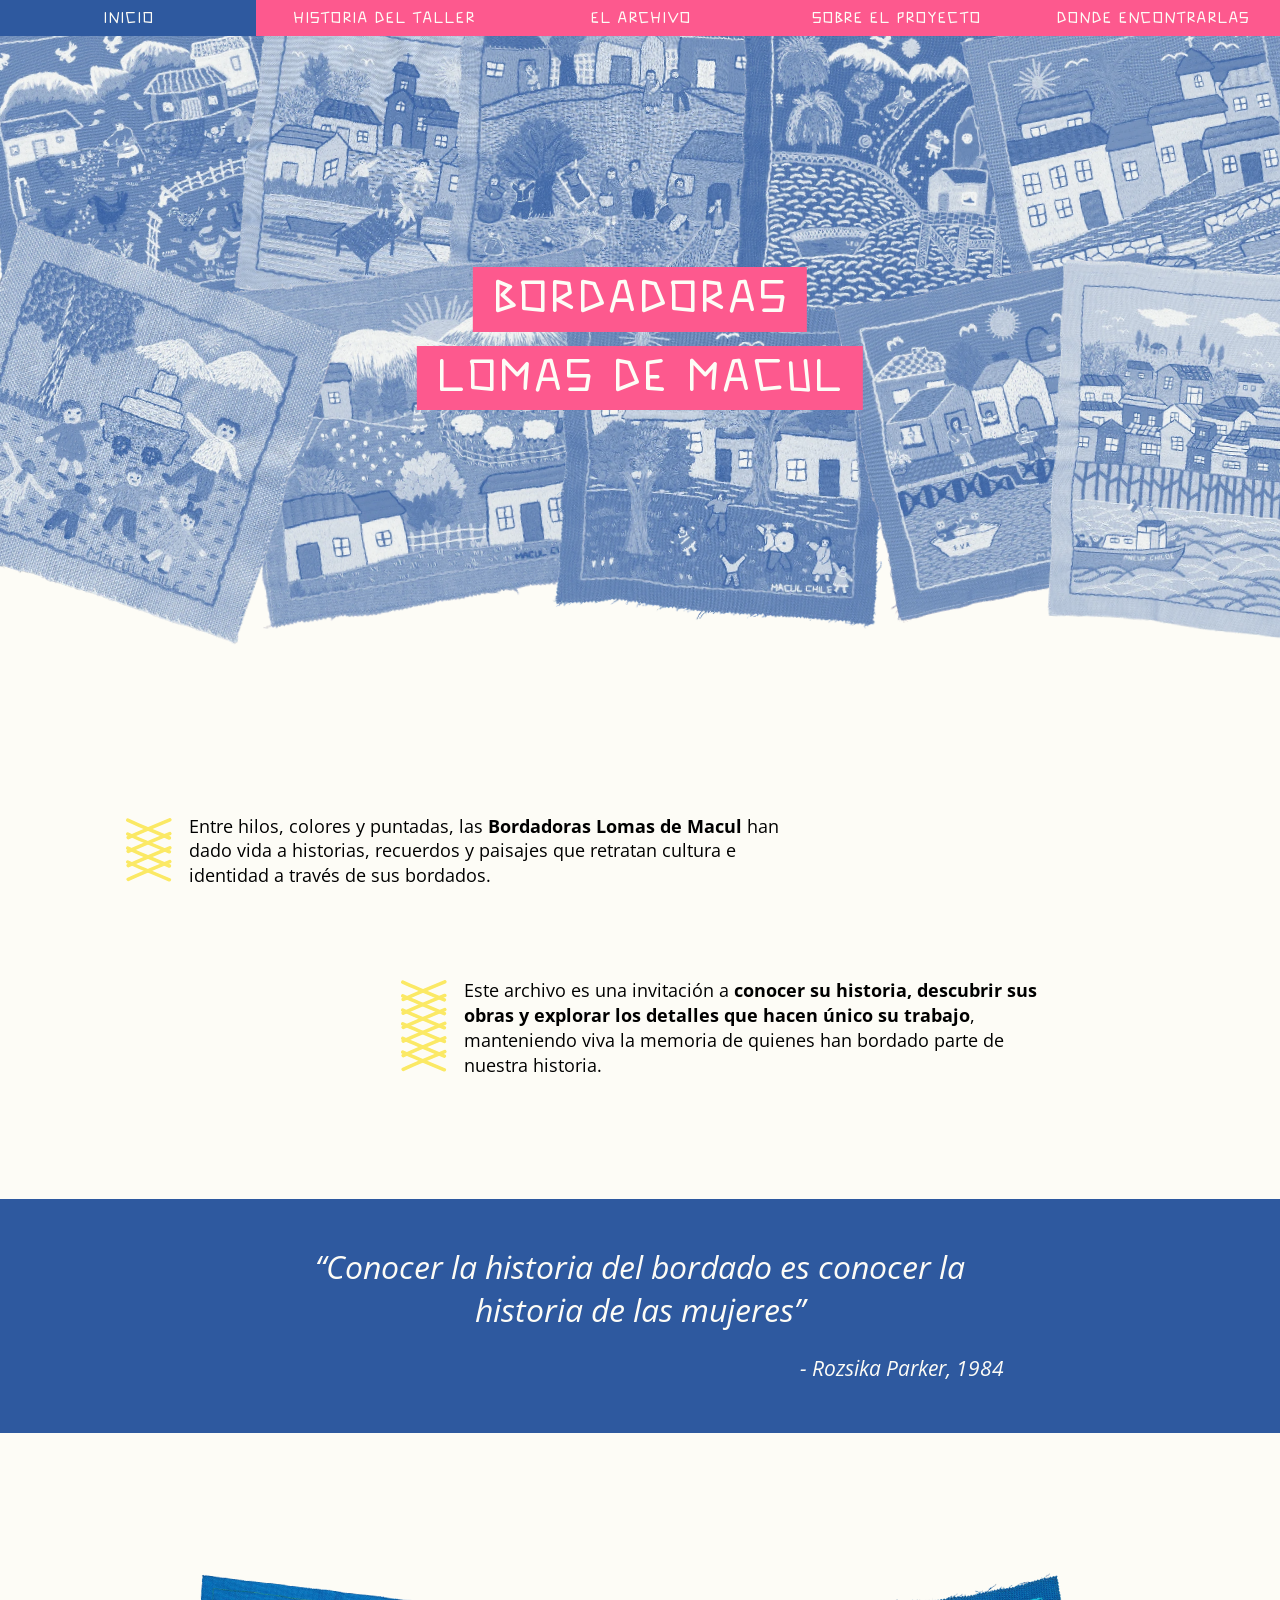
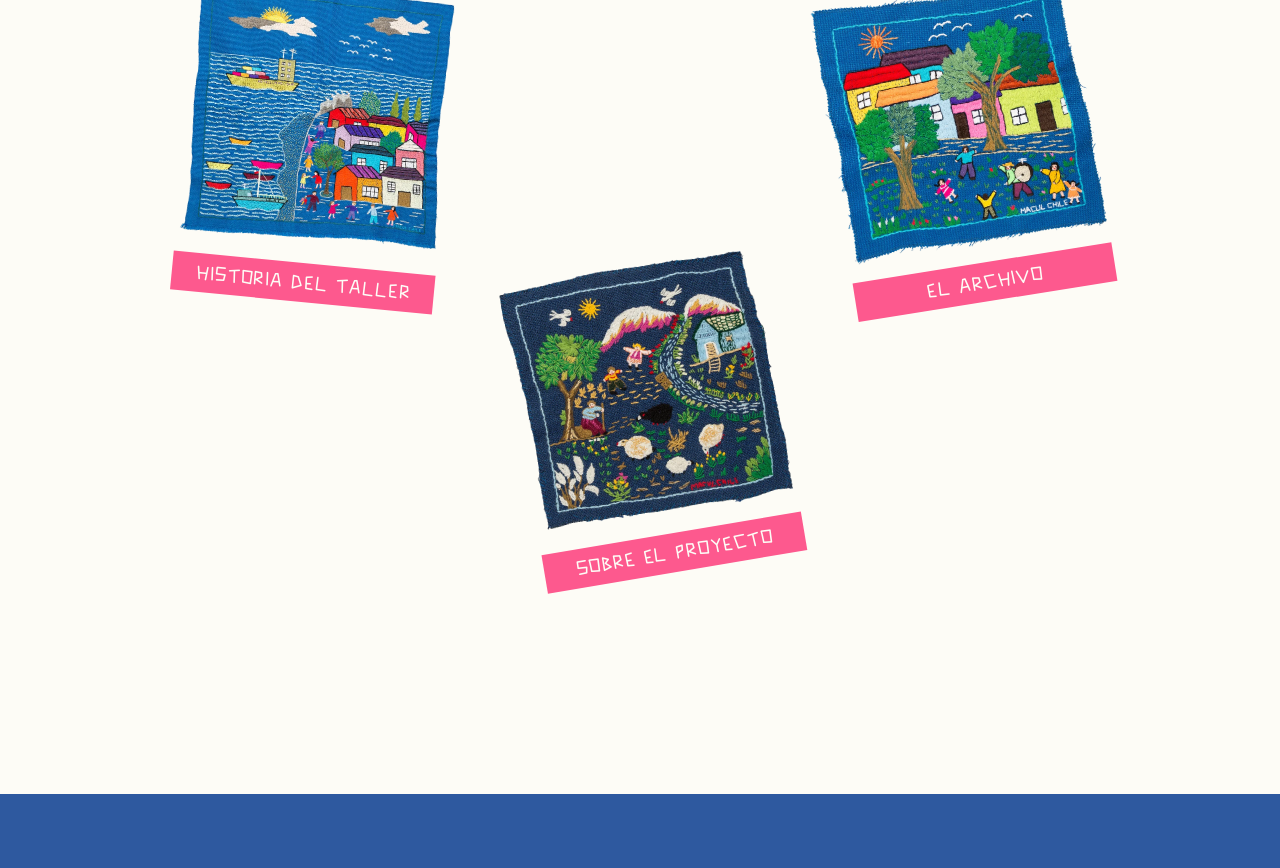
<file: index.html>
<!DOCTYPE html>
<html lang="es">
<head>
  <meta charset="utf-8">
  <meta name="viewport" content="width=device-width, initial-scale=1">
  <title>Bordadoras Lomas de Macul · Archivo</title>
  <meta name="description" content="Archivo de las Bordadoras Lomas de Macul: historias, recuerdos y paisajes bordados.">
  <link rel="preconnect" href="https://fonts.googleapis.com">
  <link rel="preconnect" href="https://fonts.gstatic.com" crossorigin>
  <link rel="stylesheet" href="https://fonts.googleapis.com/css2?family=Open+Sans:ital,wght@0,400;0,600;1,400&display=swap">
  <link rel="stylesheet" href="css/style.css">
</head>
<body>

  <nav class="menu display" aria-label="Principal">
    <a href="index.html" aria-current="page">inicio</a>
    <a href="historia-del-taller.html">historia del taller</a>
    <a href="el-archivo.html">el archivo</a>
    <a href="sobre-el-proyecto.html">sobre el proyecto</a>
    <a href="donde-encontrarlas.html">donde encontrarlas</a>
  </nav>

  <header class="portada">
    <div class="collage">
      <img src="assets/img/home-1.webp" alt="Bordado con casas, gallinas y montañas nevadas" style="--x:10.75%;--y:17.60%;--w:26.92%;--r:-10.61deg">
      <img src="assets/img/home-2.webp" alt="Bordado de una iglesia y casas junto a un muelle" style="--x:31.17%;--y:18.89%;--w:27.34%;--r:6.62deg">
      <img src="assets/img/home-3.webp" alt="Bordado de gente reunida entre casas y un árbol" style="--x:48.9%;--y:14.45%;--w:28.33%;--r:2.72deg">
      <img src="assets/img/home-4.webp" alt="Bordado de un bote, un muelle y casas con montañas" style="--x:71.89%;--y:20.55%;--w:31.29%;--r:4.63deg">
      <img src="assets/img/home-5.webp" alt="Bordado de casas, un velero y botes junto al mar" style="--x:89.98%;--y:19.79%;--w:27.43%;--r:-10.34deg">
      <img src="assets/img/home-7.webp" alt="Bordado de casas con ovejas, montañas y un sol naciente" style="--x:33.26%;--y:59.30%;--w:30.62%;--r:-8.15deg">
      <img src="assets/img/home-8.webp" alt="Bordado de casas, árboles y niños jugando bajo el sol" style="--x:56.43%;--y:61.99%;--w:27.57%;--r:4.03deg">
      <img src="assets/img/home-6.webp" alt="Bordado de niñas y niños jugando junto a un carro, con un árbol y montañas" style="--x:9.99%;--y:58.98%;--w:27.57%;--r:18.5deg">
      <img src="assets/img/home-9.webp" alt="Bordado de casas junto a un río con botes y personas asomadas" style="--x:79.68%;--y:58.46%;--w:26.99%;--r:-12.06deg">
      <img src="assets/img/home-10.webp" alt="Bordado de casas sobre palafitos y un bote en el mar" style="--x:92.57%;--y:61.34%;--w:21.79%;--r:3.39deg">

      <h1 class="titulo display"><span>bordadoras</span><span>lomas de macul</span></h1>
    </div>
  </header>

  <main>
    <section class="intro">
      <div class="bloque">
        <img class="costura" src="assets/icons/costura-1.svg" alt="">
        <p>Entre hilos, colores y puntadas, las <strong>Bordadoras Lomas de Macul</strong> han dado vida a historias, recuerdos y paisajes que retratan cultura e identidad a través de sus bordados.</p>
      </div>
      <div class="bloque">
        <img class="costura" src="assets/icons/costura-2.svg" alt="">
        <p>Este archivo es una invitación a <strong>conocer su historia, descubrir sus obras y explorar los detalles que hacen único su trabajo</strong>, manteniendo viva la memoria de quienes han bordado parte de nuestra historia.</p>
      </div>
    </section>

    <section class="cita">
      <div>
        <blockquote>“Conocer la historia del bordado es conocer la historia de las mujeres”</blockquote>
        <p>- Rozsika Parker, 1984</p>
      </div>
    </section>

    <section class="accesos" aria-label="Secciones del sitio">
      <a class="tarjeta" href="historia-del-taller.html" style="--x:24.94%;--y:29.38%;--w:20.55%;--ar:706/699;--r:5.52deg">
        <span class="foto"><img class="color" src="assets/img/home-11.webp" alt=""><img class="duo" src="assets/img/home-11-duotono.webp" alt=""></span>
        <span class="etiqueta display">historia del taller</span>
      </a>
      <a class="tarjeta" href="el-archivo.html" style="--x:74.96%;--y:29.63%;--w:20.49%;--ar:704/689;--r:-9.05deg">
        <span class="foto"><img class="color" src="assets/img/home-13.webp" alt=""><img class="duo" src="assets/img/home-13-duotono.webp" alt=""></span>
        <span class="etiqueta display">el archivo</span>
      </a>
      <a class="tarjeta" href="sobre-el-proyecto.html" style="--x:50.54%;--y:57.92%;--w:20.55%;--ar:706/680;--r:-9.57deg">
        <span class="foto"><img class="color" src="assets/img/home-12.webp" alt=""><img class="duo" src="assets/img/home-12-duotono.webp" alt=""></span>
        <span class="etiqueta display">sobre el proyecto</span>
      </a>
    </section>
  </main>

  <footer class="pie"></footer>

</body>
</html>
</file>
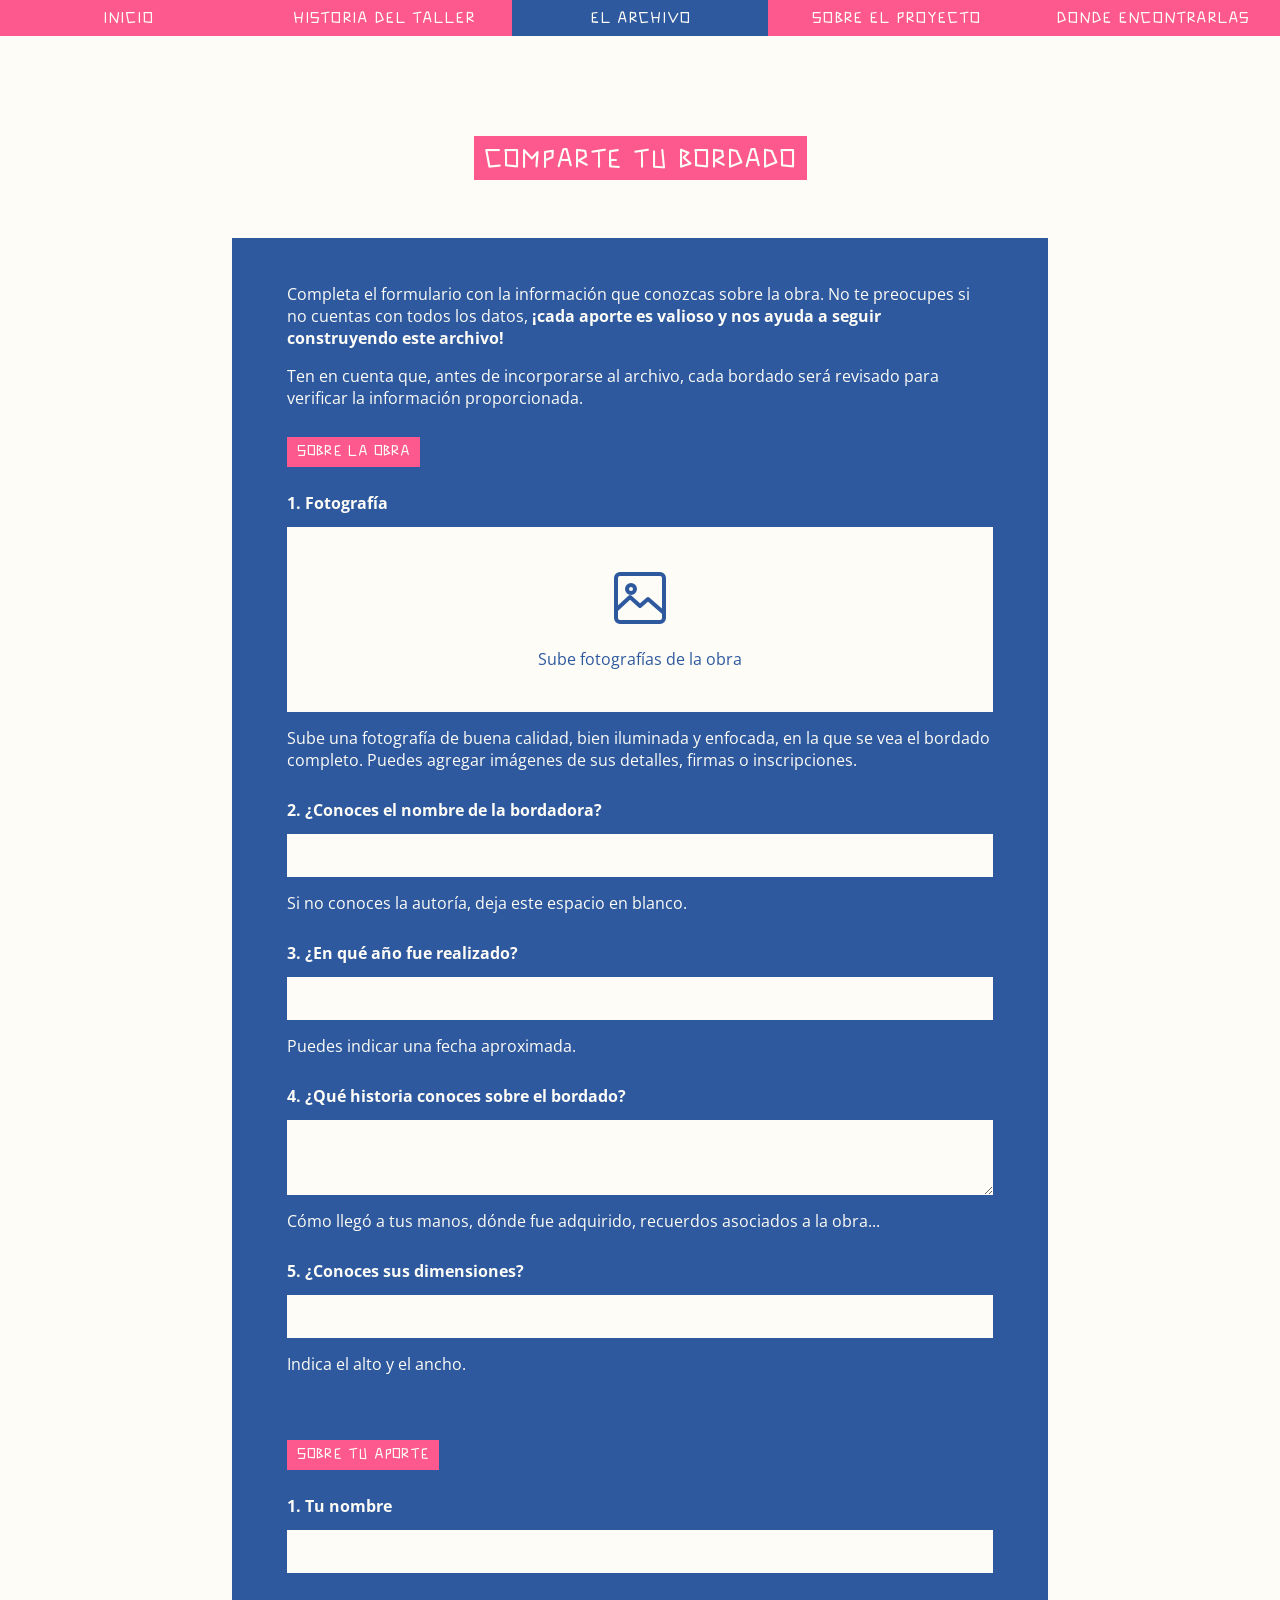
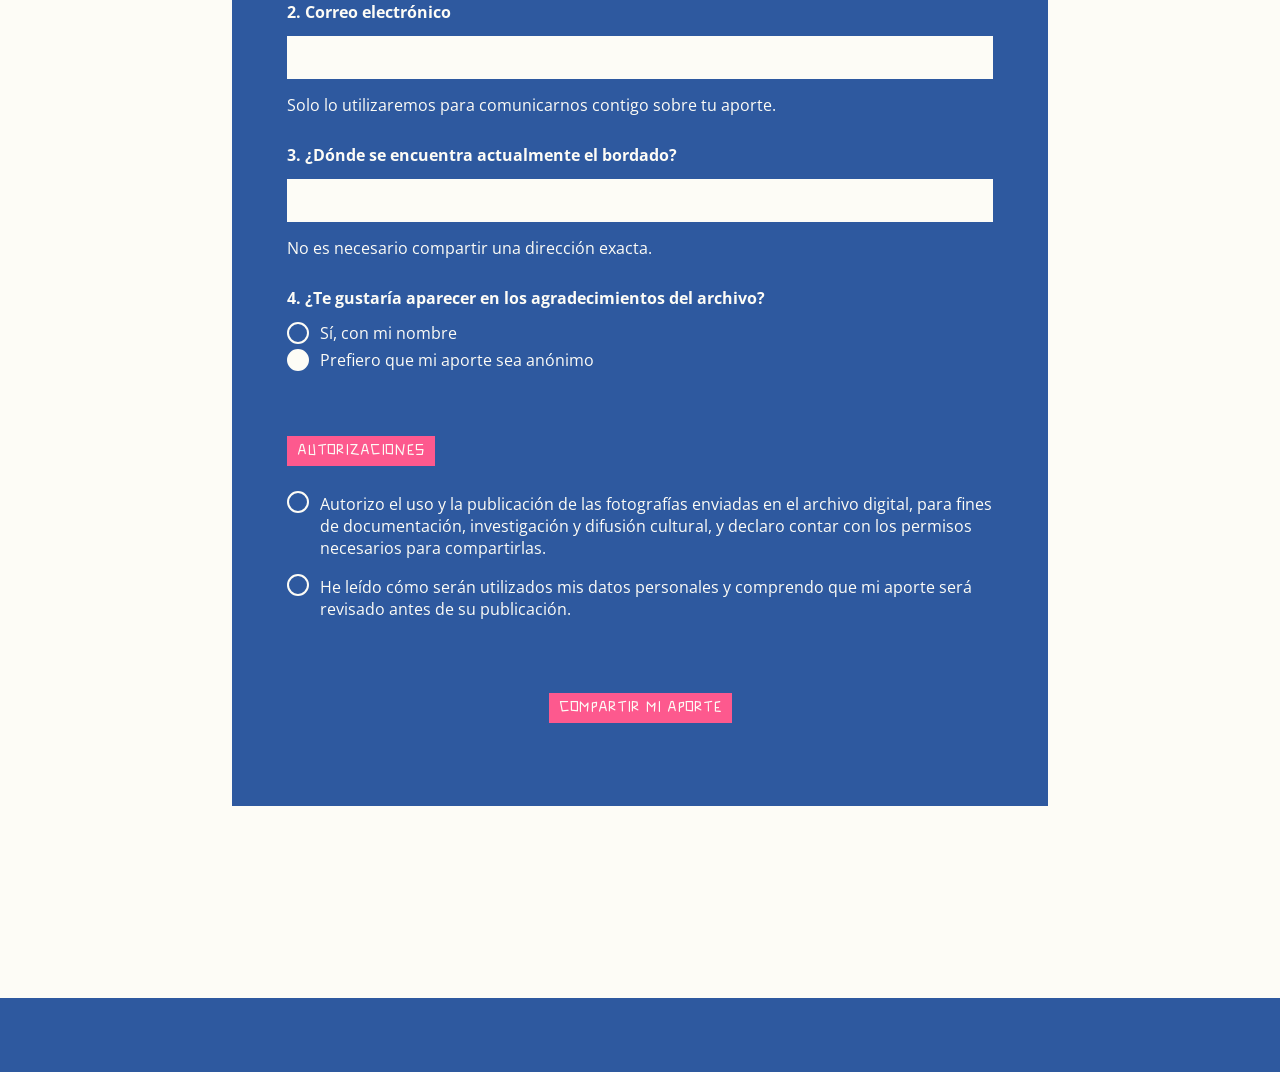
<file: aportar.html>
<!DOCTYPE html>
<html lang="es">
<head>
  <meta charset="utf-8">
  <meta name="viewport" content="width=device-width, initial-scale=1">
  <title>Comparte tu bordado · Bordadoras Lomas de Macul</title>
  <meta name="description" content="Aporta al archivo de las Bordadoras Lomas de Macul: comparte la fotografía y la información de un bordado.">
  <link rel="preconnect" href="https://fonts.googleapis.com">
  <link rel="preconnect" href="https://fonts.gstatic.com" crossorigin>
  <link rel="stylesheet" href="https://fonts.googleapis.com/css2?family=Open+Sans:ital,wght@0,400;0,600;0,700;1,400&display=swap">
  <link rel="stylesheet" href="css/style.css">
  <link rel="stylesheet" href="css/aportar.css">
</head>
<body class="aportar">

  <nav class="menu display" aria-label="Principal">
    <a href="index.html">inicio</a>
    <a href="historia-del-taller.html">historia del taller</a>
    <a href="el-archivo.html" aria-current="page">el archivo</a>
    <a href="sobre-el-proyecto.html">sobre el proyecto</a>
    <a href="donde-encontrarlas.html">donde encontrarlas</a>
  </nav>

  <main>
    <div class="ap-cab"><h1 class="etq ap-tit"><span>comparte tu bordado</span></h1></div>

    <form class="ap-panel" id="form-aporte" novalidate>
      <div class="ap-intro">
        <p>Completa el formulario con la información que conozcas sobre la obra. No te preocupes si no cuentas con todos los datos, <b>¡cada aporte es valioso y nos ayuda a seguir construyendo este archivo!</b></p>
        <p>Ten en cuenta que, antes de incorporarse al archivo, cada bordado será revisado para verificar la información proporcionada.</p>
      </div>

      <section class="ap-seccion">
        <h2 class="etq"><span>Sobre la obra</span></h2>

        <div class="ap-campo">
          <p class="ap-q" id="q-foto">1. Fotografía</p>
          <label class="ap-sube" for="f-fotos">
            <svg viewBox="0 0 56 56" fill="none" stroke="#2e599f" stroke-width="4" stroke-linecap="round" stroke-linejoin="round" aria-hidden="true"><rect x="4" y="4" width="48" height="48" rx="4"/><circle cx="19" cy="19" r="4"/><path d="M4 40l14-13 10 9 8-7 16 14"/></svg>
            <span id="t-fotos">Sube fotografías de la obra</span>
            <input type="file" id="f-fotos" accept="image/*" multiple aria-labelledby="q-foto">
          </label>
          <p class="ap-ayuda">Sube una fotografía de buena calidad, bien iluminada y enfocada, en la que se vea el bordado completo. Puedes agregar imágenes de sus detalles, firmas o inscripciones.</p>
        </div>

        <div class="ap-campo">
          <label for="f-autora">2. ¿Conoces el nombre de la bordadora?</label>
          <input class="ap-in" id="f-autora" type="text" autocomplete="off">
          <p class="ap-ayuda">Si no conoces la autoría, deja este espacio en blanco.</p>
        </div>

        <div class="ap-campo">
          <label for="f-anio">3. ¿En qué año fue realizado?</label>
          <input class="ap-in" id="f-anio" type="text" autocomplete="off">
          <p class="ap-ayuda">Puedes indicar una fecha aproximada.</p>
        </div>

        <div class="ap-campo">
          <label for="f-historia">4. ¿Qué historia conoces sobre el bordado?</label>
          <textarea class="ap-in" id="f-historia"></textarea>
          <p class="ap-ayuda">Cómo llegó a tus manos, dónde fue adquirido, recuerdos asociados a la obra...</p>
        </div>

        <div class="ap-campo">
          <label for="f-medidas">5. ¿Conoces sus dimensiones?</label>
          <input class="ap-in" id="f-medidas" type="text" autocomplete="off">
          <p class="ap-ayuda">Indica el alto y el ancho.</p>
        </div>
      </section>

      <section class="ap-seccion">
        <h2 class="etq"><span>Sobre tu aporte</span></h2>

        <div class="ap-campo">
          <label for="f-nombre">1. Tu nombre</label>
          <input class="ap-in" id="f-nombre" type="text" autocomplete="name">
        </div>

        <div class="ap-campo">
          <label for="f-correo">2. Correo electrónico</label>
          <input class="ap-in" id="f-correo" type="email" autocomplete="email">
          <p class="ap-ayuda">Solo lo utilizaremos para comunicarnos contigo sobre tu aporte.</p>
        </div>

        <div class="ap-campo">
          <label for="f-lugar">3. ¿Dónde se encuentra actualmente el bordado?</label>
          <input class="ap-in" id="f-lugar" type="text" autocomplete="off">
          <p class="ap-ayuda">No es necesario compartir una dirección exacta.</p>
        </div>

        <fieldset class="ap-campo ap-radios" style="border:0;padding:0;margin-inline:0;min-width:0">
          <legend class="ap-q" style="padding:0;font-weight:700;margin-bottom:13px">4. ¿Te gustaría aparecer en los agradecimientos del archivo?</legend>
          <label class="ap-opcion"><input type="radio" name="agradecimiento" value="nombre"><span>Sí, con mi nombre</span></label>
          <label class="ap-opcion"><input type="radio" name="agradecimiento" value="anonimo" checked><span>Prefiero que mi aporte sea anónimo</span></label>
        </fieldset>
      </section>

      <section class="ap-seccion">
        <h2 class="etq"><span>autorizaciones</span></h2>
        <label class="ap-opcion larga"><input type="checkbox" id="f-aut1"><span>Autorizo el uso y la publicación de las fotografías enviadas en el archivo digital, para fines de documentación, investigación y difusión cultural, y declaro contar con los permisos necesarios para compartirlas.</span></label>
        <label class="ap-opcion larga"><input type="checkbox" id="f-aut2"><span>He leído cómo serán utilizados mis datos personales y comprendo que mi aporte será revisado antes de su publicación.</span></label>
      </section>

      <div class="ap-envio"><button type="submit" class="etq" id="b-enviar"><span>Compartir mi aporte</span></button></div>
    </form>

    <footer class="pie ap-pie"></footer>
  </main>

  <!-- Agradecimiento (se muestra al compartir el aporte) -->
  <div class="aviso" id="aviso-gracias" role="dialog" aria-modal="true" aria-labelledby="g-tit" hidden>
    <div class="aviso-caja">
      <div class="aviso-tit"><h2 class="etq" id="g-tit"><span>gracias por ser parte de este archivo</span></h2></div>
      <p class="fuerte">Tu aporte nos ayuda a seguir reconstruyendo y preservando la historia de las Bordadoras Lomas de Macul.</p>
      <p style="margin-top:28px">La información enviada será revisada antes de incorporarse al archivo. Si necesitamos conocer más detalles sobre la obra, nos pondremos en contacto contigo.</p>
      <div class="aviso-botones centro"><a class="etq azul" href="el-archivo.html" id="g-volver"><span>volver al archivo</span></a></div>
    </div>
  </div>

  <script>
  (function () {
    var form = document.getElementById('form-aporte'), gracias = document.getElementById('aviso-gracias');
    var fotos = document.getElementById('f-fotos'), tFotos = document.getElementById('t-fotos');
    fotos.addEventListener('change', function () {                       // solo muestra cuántas fotos se eligieron
      var n = fotos.files.length;
      tFotos.textContent = n === 0 ? 'Sube fotografías de la obra' : (n === 1 ? '1 fotografía seleccionada' : n + ' fotografías seleccionadas');
    });
    function abrir() { gracias.hidden = false; gracias.classList.add('abierto'); document.getElementById('g-volver').focus(); }
    form.addEventListener('submit', function (e) { e.preventDefault(); abrir(); });   // por ahora no envía nada
    document.addEventListener('keydown', function (e) { if (e.key === 'Escape' && gracias.classList.contains('abierto')) { gracias.classList.remove('abierto'); gracias.hidden = true; } });
  })();
  </script>
</body>
</html>
</file>
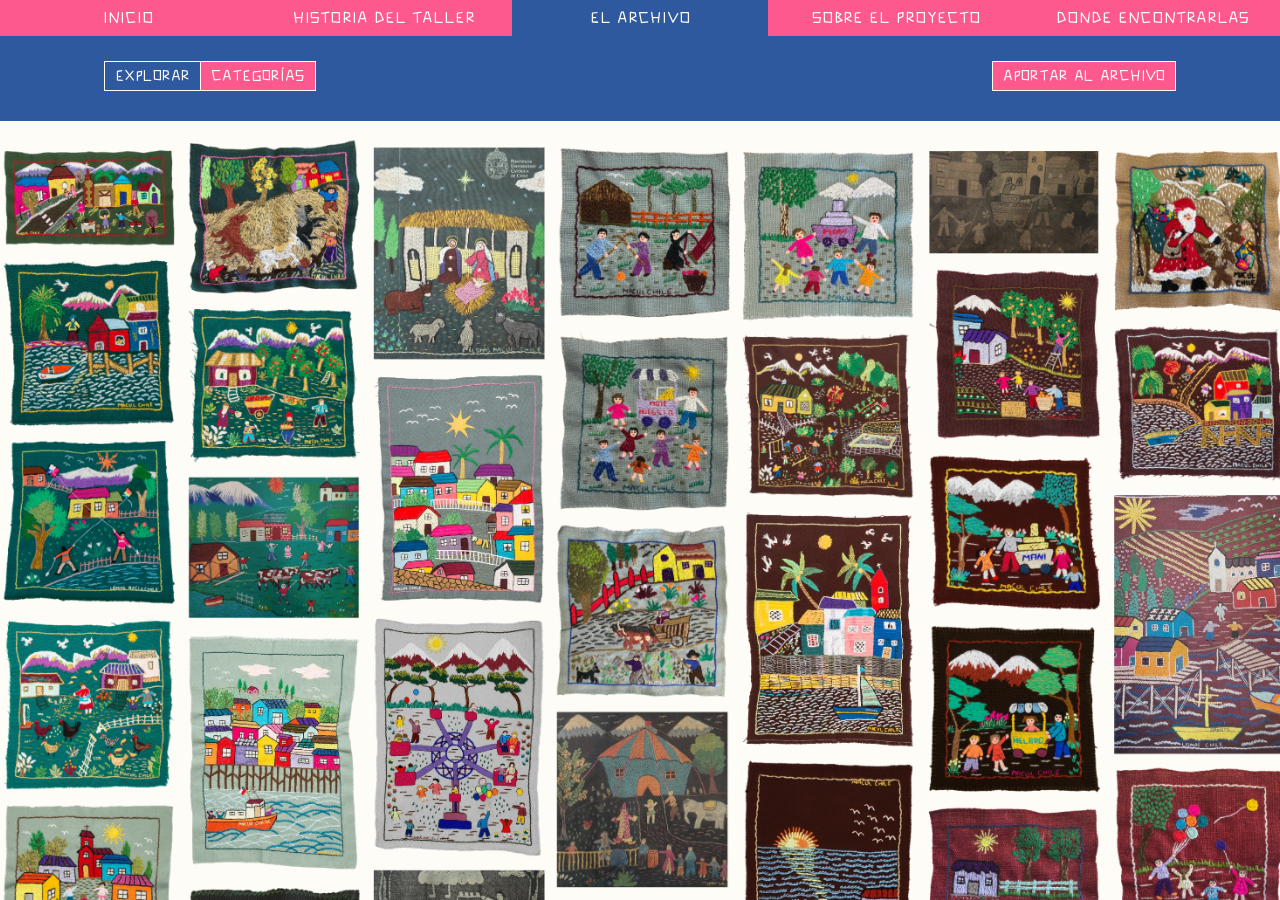
<file: el-archivo.html>
<!DOCTYPE html>
<html lang="es">
<head>
  <meta charset="utf-8">
  <meta name="viewport" content="width=device-width, initial-scale=1">
  <title>El archivo · Bordadoras Lomas de Macul</title>
  <meta name="description" content="Archivo de bordados de las Bordadoras Lomas de Macul: explora la colección o filtra por autora, año, temática y localidad.">
  <link rel="preconnect" href="https://fonts.googleapis.com">
  <link rel="preconnect" href="https://fonts.gstatic.com" crossorigin>
  <link rel="stylesheet" href="https://fonts.googleapis.com/css2?family=Open+Sans:ital,wght@0,400;0,600;1,400&display=swap">
  <link rel="stylesheet" href="css/style.css">
  <link rel="stylesheet" href="css/archivo.css">
  <link rel="stylesheet" href="css/aportar.css">
</head>
<body class="archivo" data-modo="explorar">

  <nav class="menu display" aria-label="Principal">
    <a href="index.html">inicio</a>
    <a href="historia-del-taller.html">historia del taller</a>
    <a href="el-archivo.html" aria-current="page">el archivo</a>
    <a href="sobre-el-proyecto.html">sobre el proyecto</a>
    <a href="donde-encontrarlas.html">donde encontrarlas</a>
  </nav>

  <header class="barra" id="barra">
    <div class="barra-fila">
      <button type="button" class="tab" data-modo="explorar" aria-pressed="true"><span>explorar</span></button>
      <button type="button" class="tab" data-modo="categorias" aria-pressed="false"><span>categorías</span></button>
      <button type="button" class="tab aportar" id="b-aportar" aria-haspopup="dialog"><span>aportar al archivo</span></button>
    </div>
    <div class="cats" id="cats"></div>
    <div class="subs" id="subs"></div>
  </header>

  <section class="explorar" id="explorar" aria-label="Explorar el archivo (arrastra para recorrer)">
    <div class="plano" id="plano"></div>
  </section>

  <section class="categorias" id="categorias" aria-label="Archivo por categorías">
    <div class="rejilla" id="rejilla"></div>
    <p class="vacio display" id="vacio" hidden>ningún bordado con esta combinación</p>
    <footer class="pie"></footer>
  </section>

  <section class="ficha" id="ficha" aria-label="Ficha del bordado">
    <div class="ficha-pag">
      <button type="button" class="volver" id="f-volver"><span>volver al archivo</span></button>
      <div class="f-ancho">
        <div class="f-cuerpo">
          <div class="f-img" id="f-imgbox"><img id="f-img" alt=""></div>
          <div class="f-lado">
            <h2 class="display" id="f-nombre"></h2>
            <div class="f-texto">
              <blockquote class="f-cita" id="f-cita"><p class="f-q" id="f-q"></p><p class="f-qa" id="f-qa"></p></blockquote>
              <p class="f-rep" id="f-rep"></p>
            </div>
          </div>
        </div>
        <div class="f-tabla">
          <div class="f-col" id="f-col1"></div>
          <div class="f-vert" aria-hidden="true"></div>
          <div class="f-col" id="f-col2"></div>
        </div>
        <div class="f-otras"><p>Otras categorías:</p><div class="f-chips" id="f-chips"></div></div>
      </div>
      <footer class="pie"></footer>
    </div>
  </section>

  <!-- Invitación a aportar -->
  <div class="aviso" id="aviso-aportar" role="dialog" aria-modal="true" aria-labelledby="a-tit" hidden>
    <div class="aviso-caja">
      <div class="aviso-tit"><h2 class="etq" id="a-tit"><span>Ayúdanos a seguir construyendo este archivo</span></h2></div>
      <p class="fuerte">¿Tienes un bordado de las Lomas de Macul?</p>
      <p style="margin-top:16px">A lo largo de los años, las Bordadoras Lomas de Macul han creado numerosas obras que hoy se encuentran en distintos hogares, colecciones e instituciones.</p>
      <p>Si tienes uno de sus bordados, <b>¡te invitamos a ser parte de este archivo!</b></p>
      <p>A través de tu aporte, podemos conocer nuevas piezas, recuperar parte de su historia y contribuir a la preservación del trabajo de las bordadoras Lomas de Macul.</p>
      <div class="aviso-botones">
        <a class="etq azul" href="aportar.html" id="a-ir"><span>contribuir al archivo</span></a>
        <button type="button" class="etq crema" id="a-cerrar"><span>ahora no</span></button>
      </div>
    </div>
  </div>

  <script src="data/bordados.js"></script>
  <script src="js/archivo.js"></script>
</body>
</html>
</file>
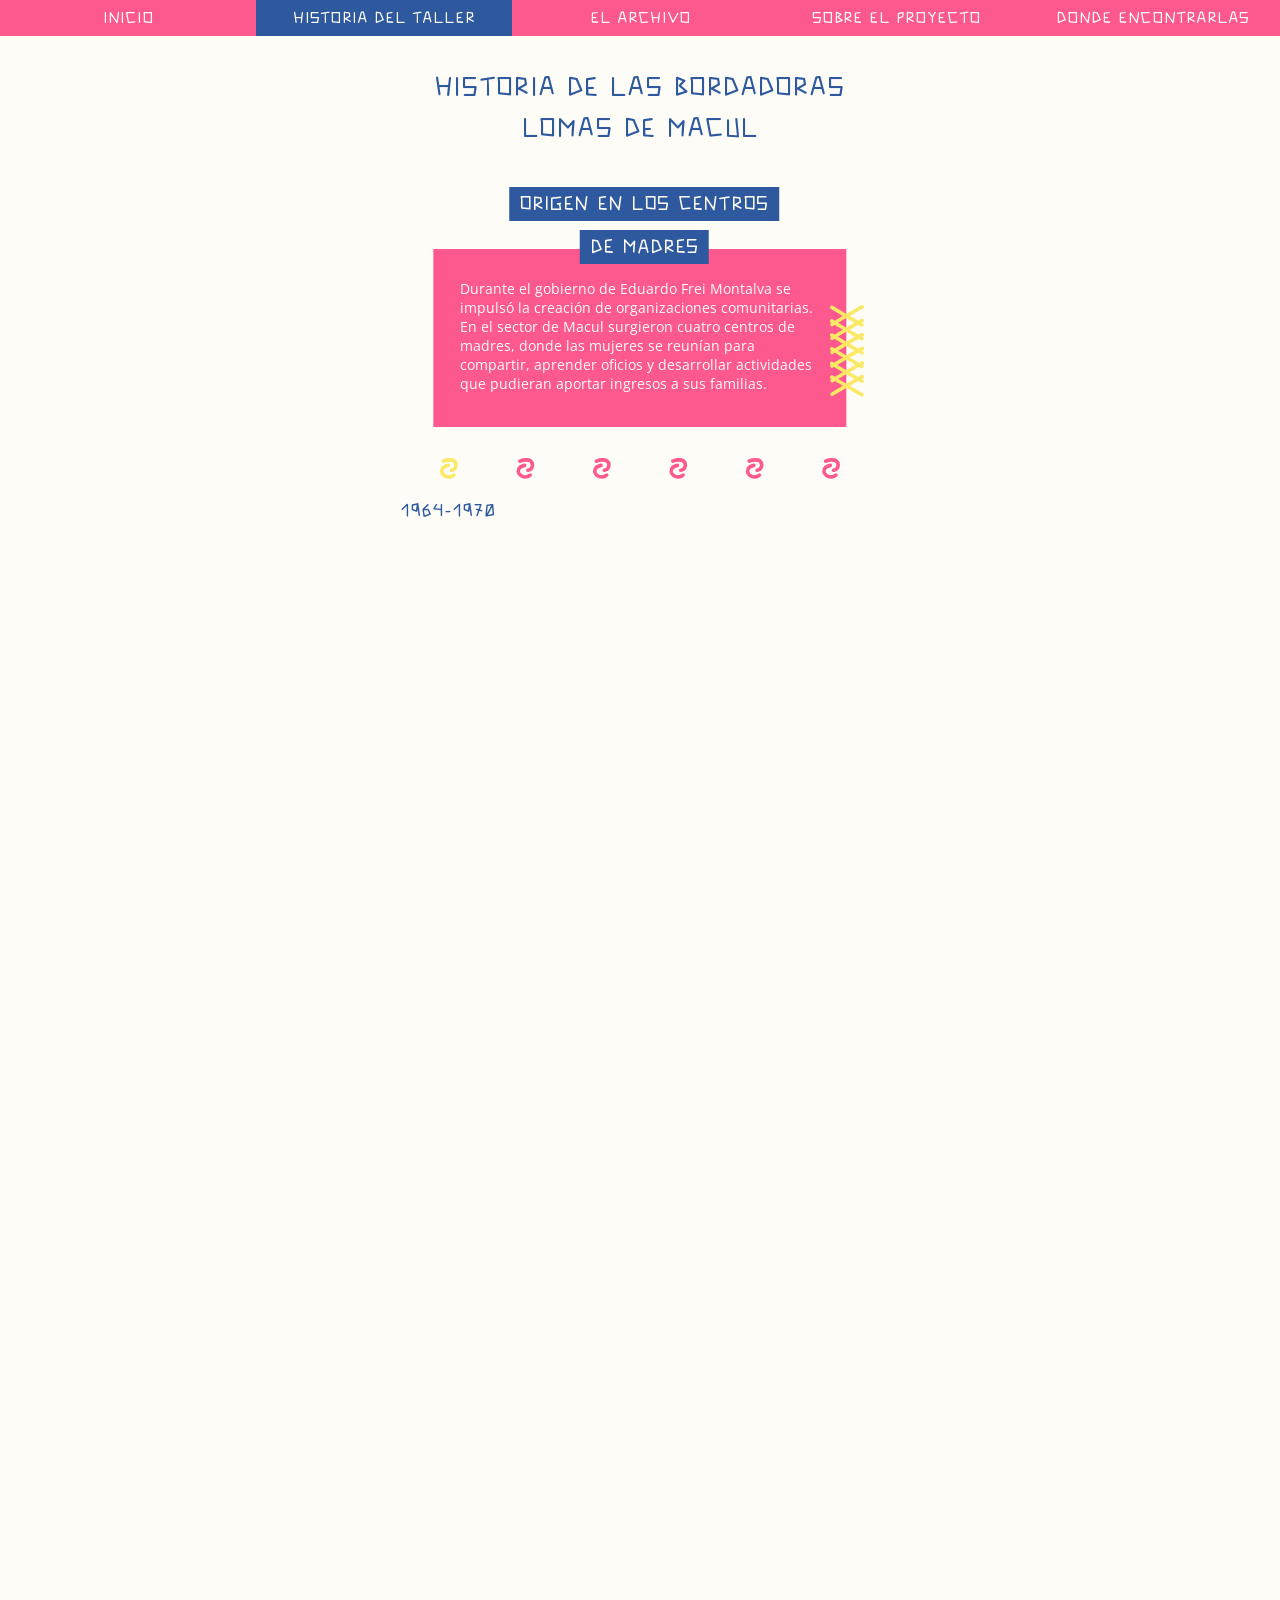
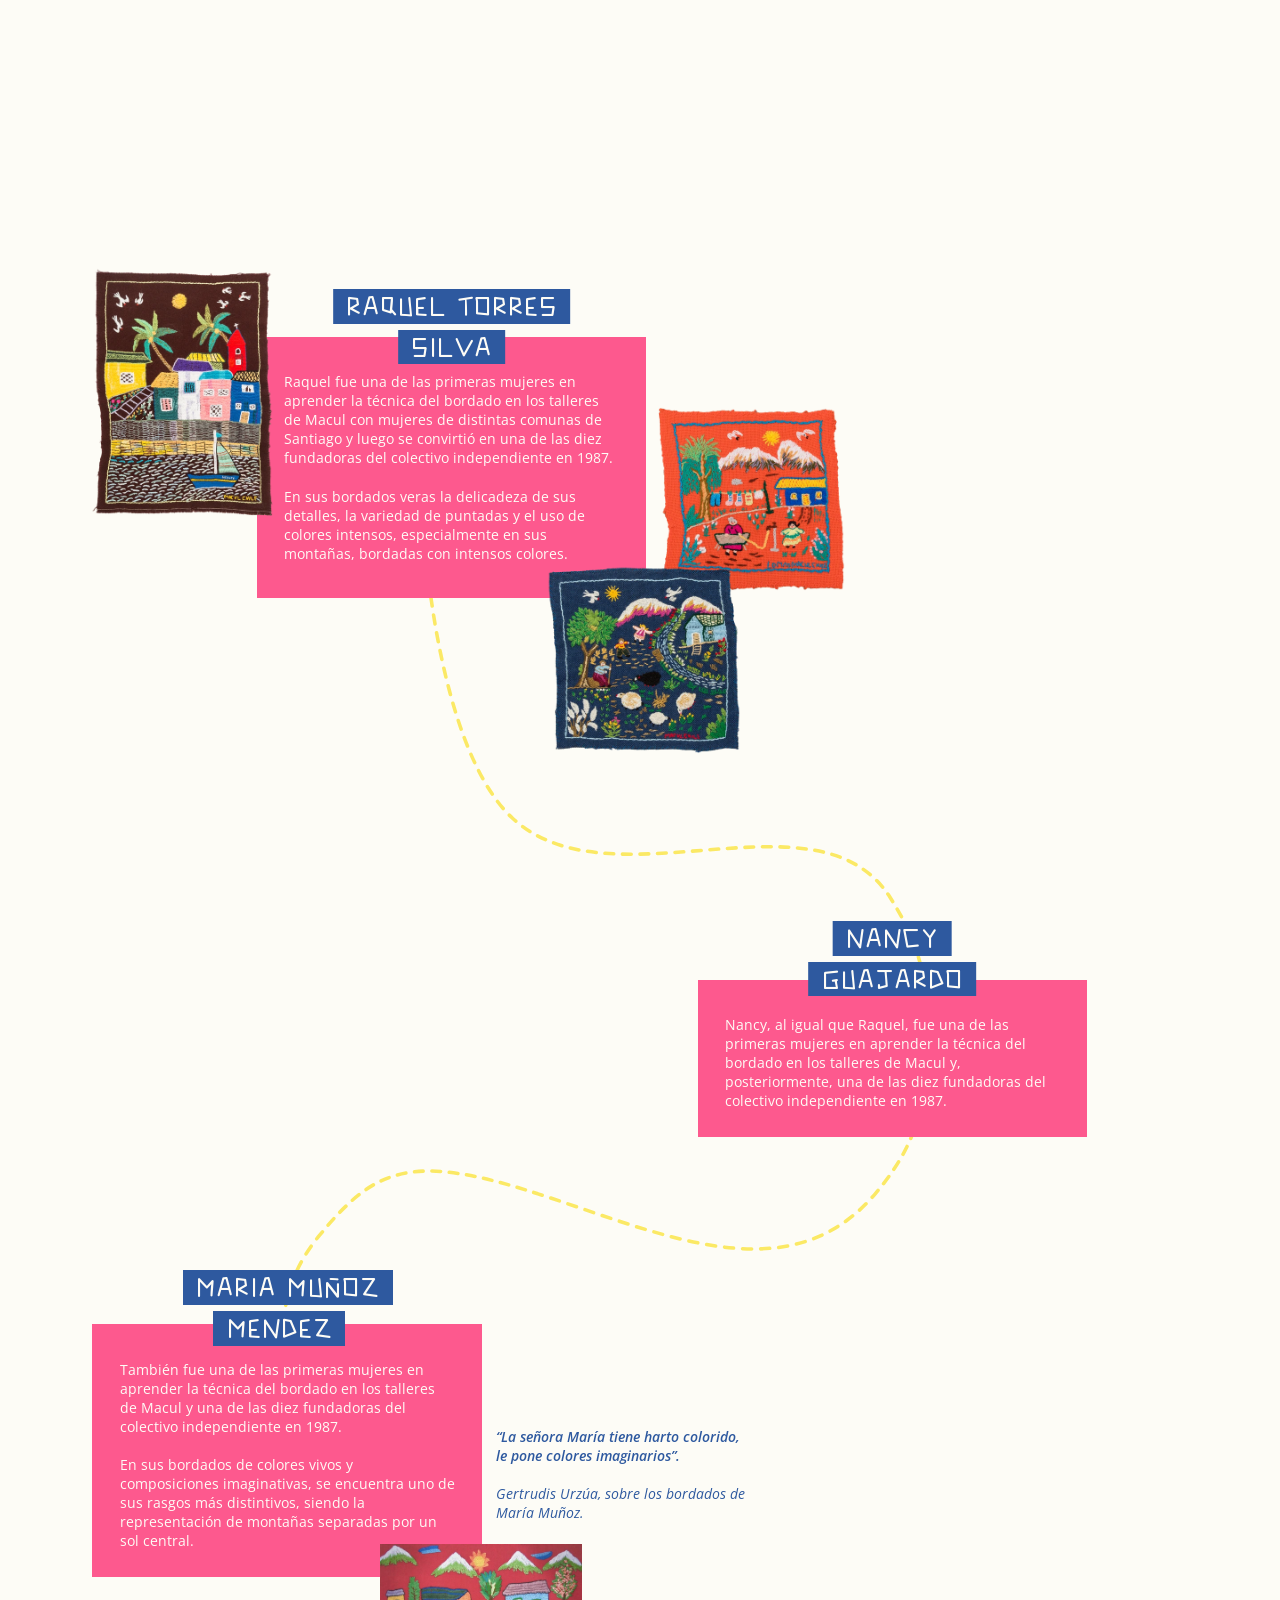
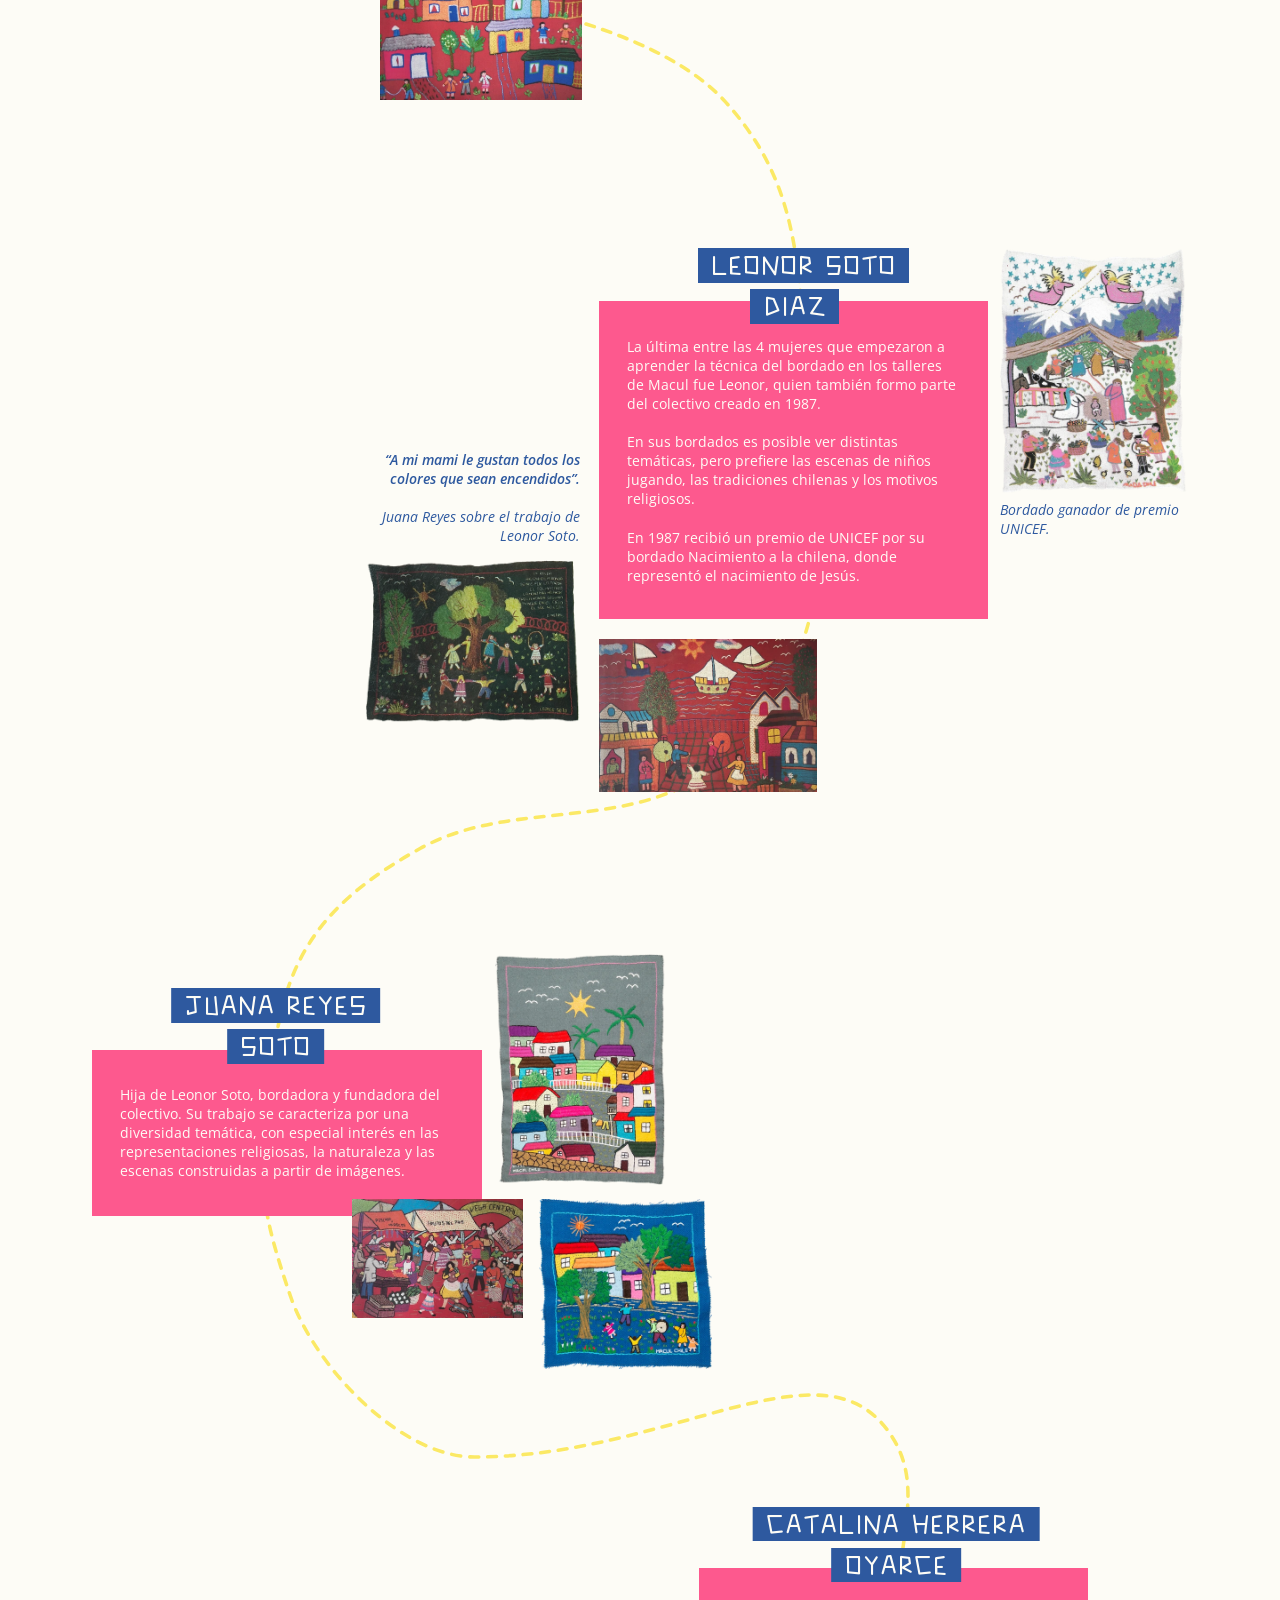
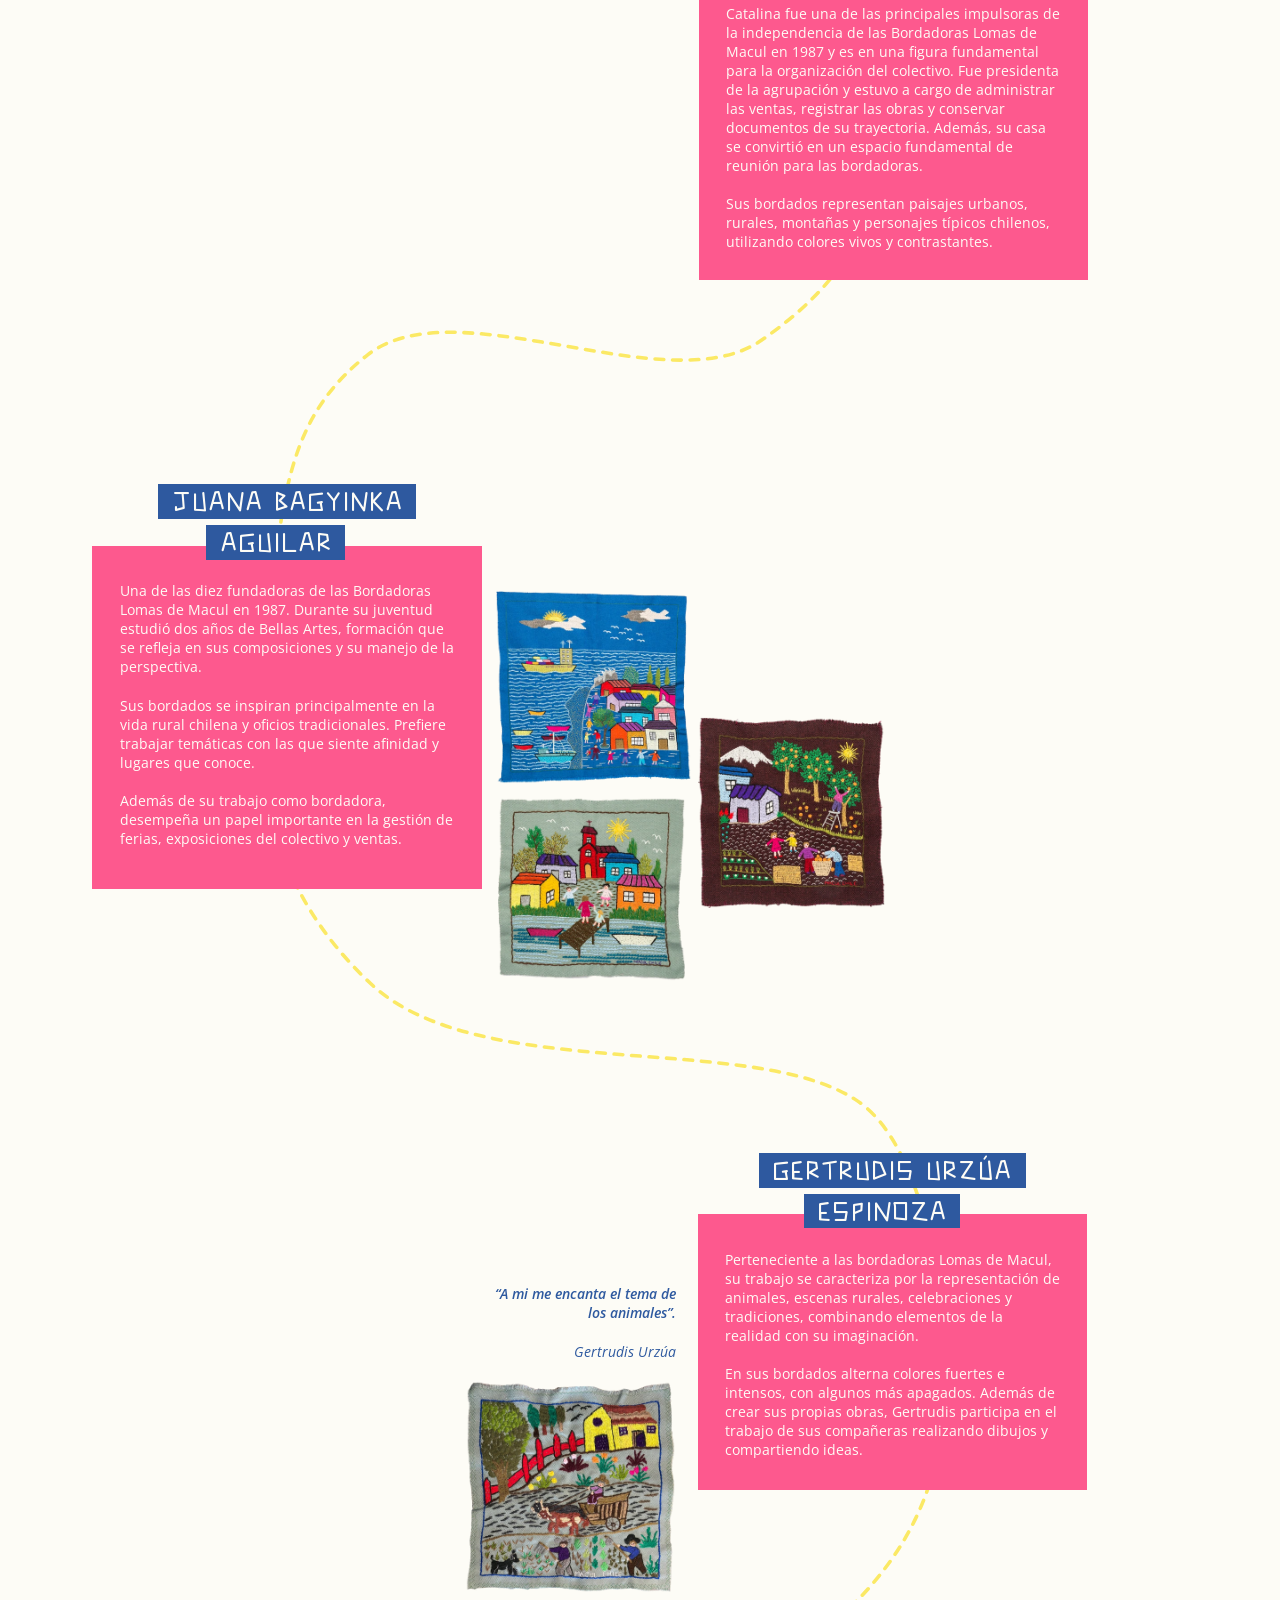
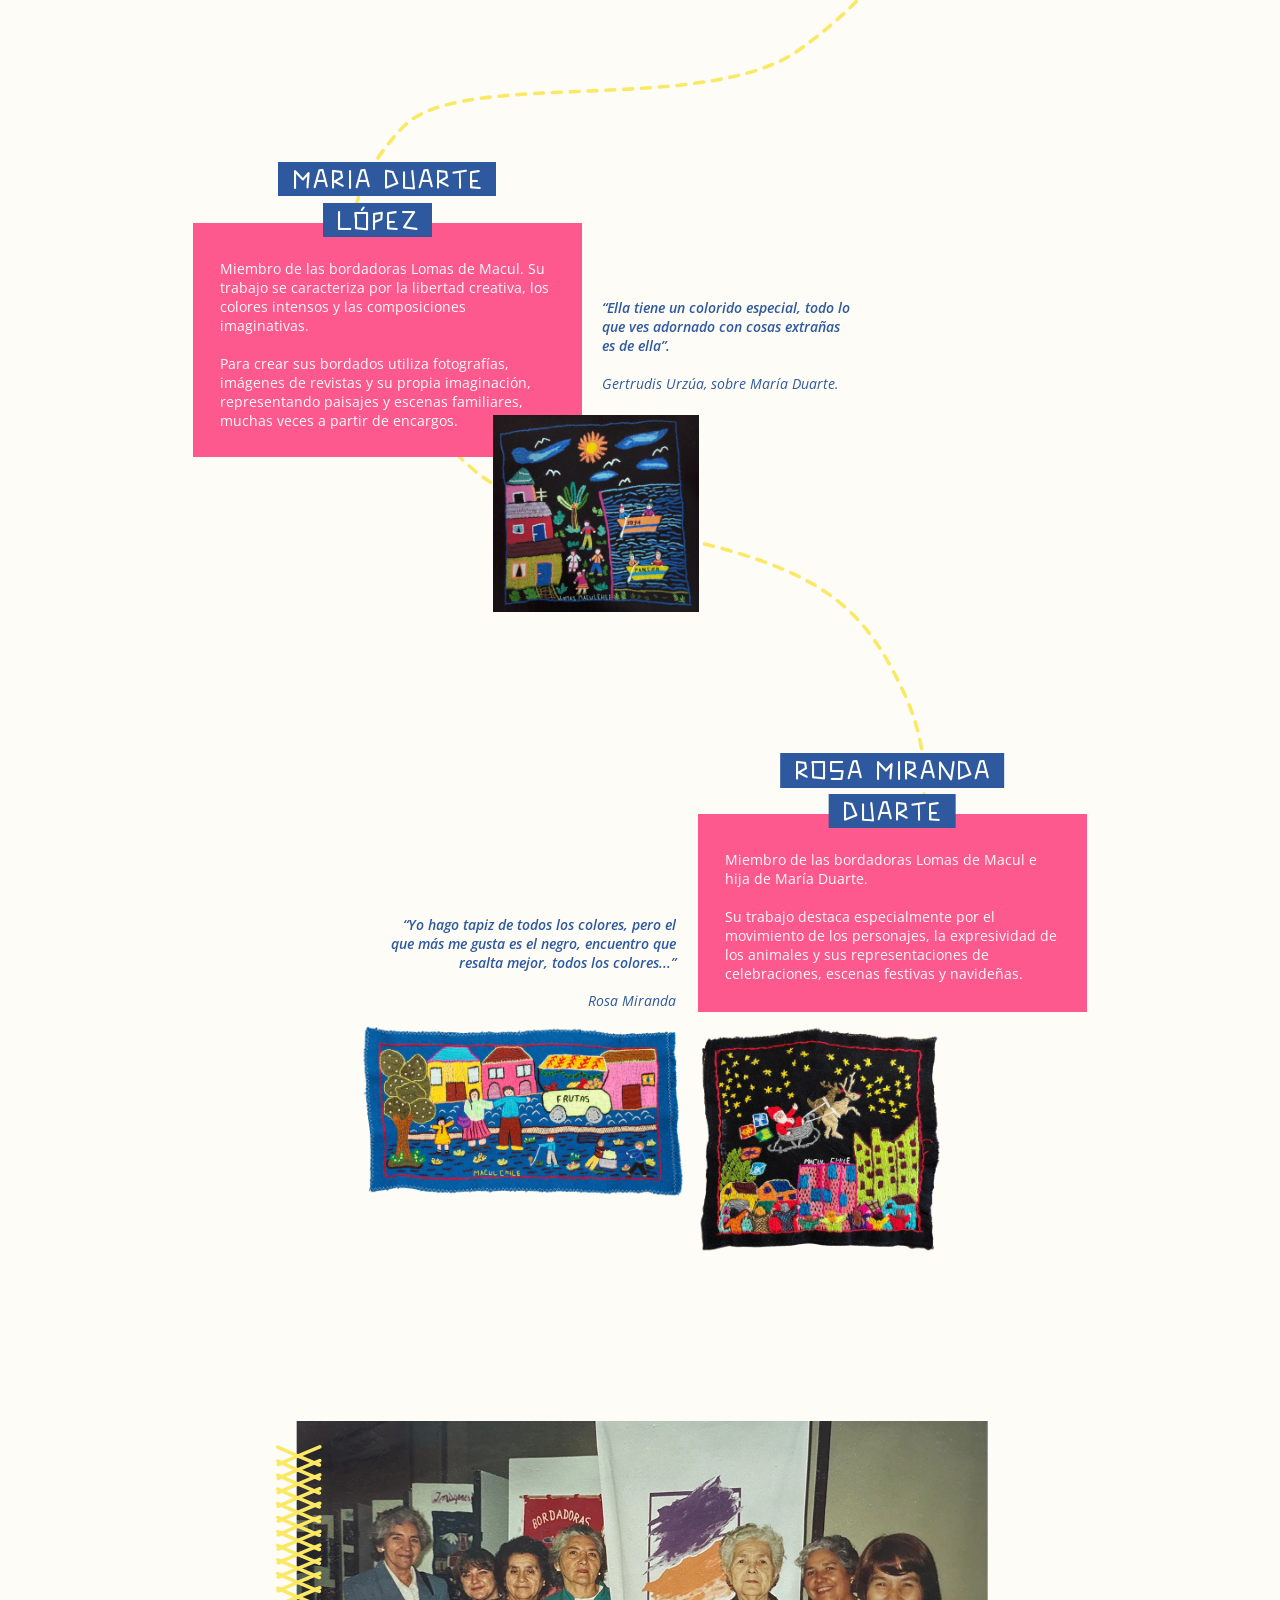
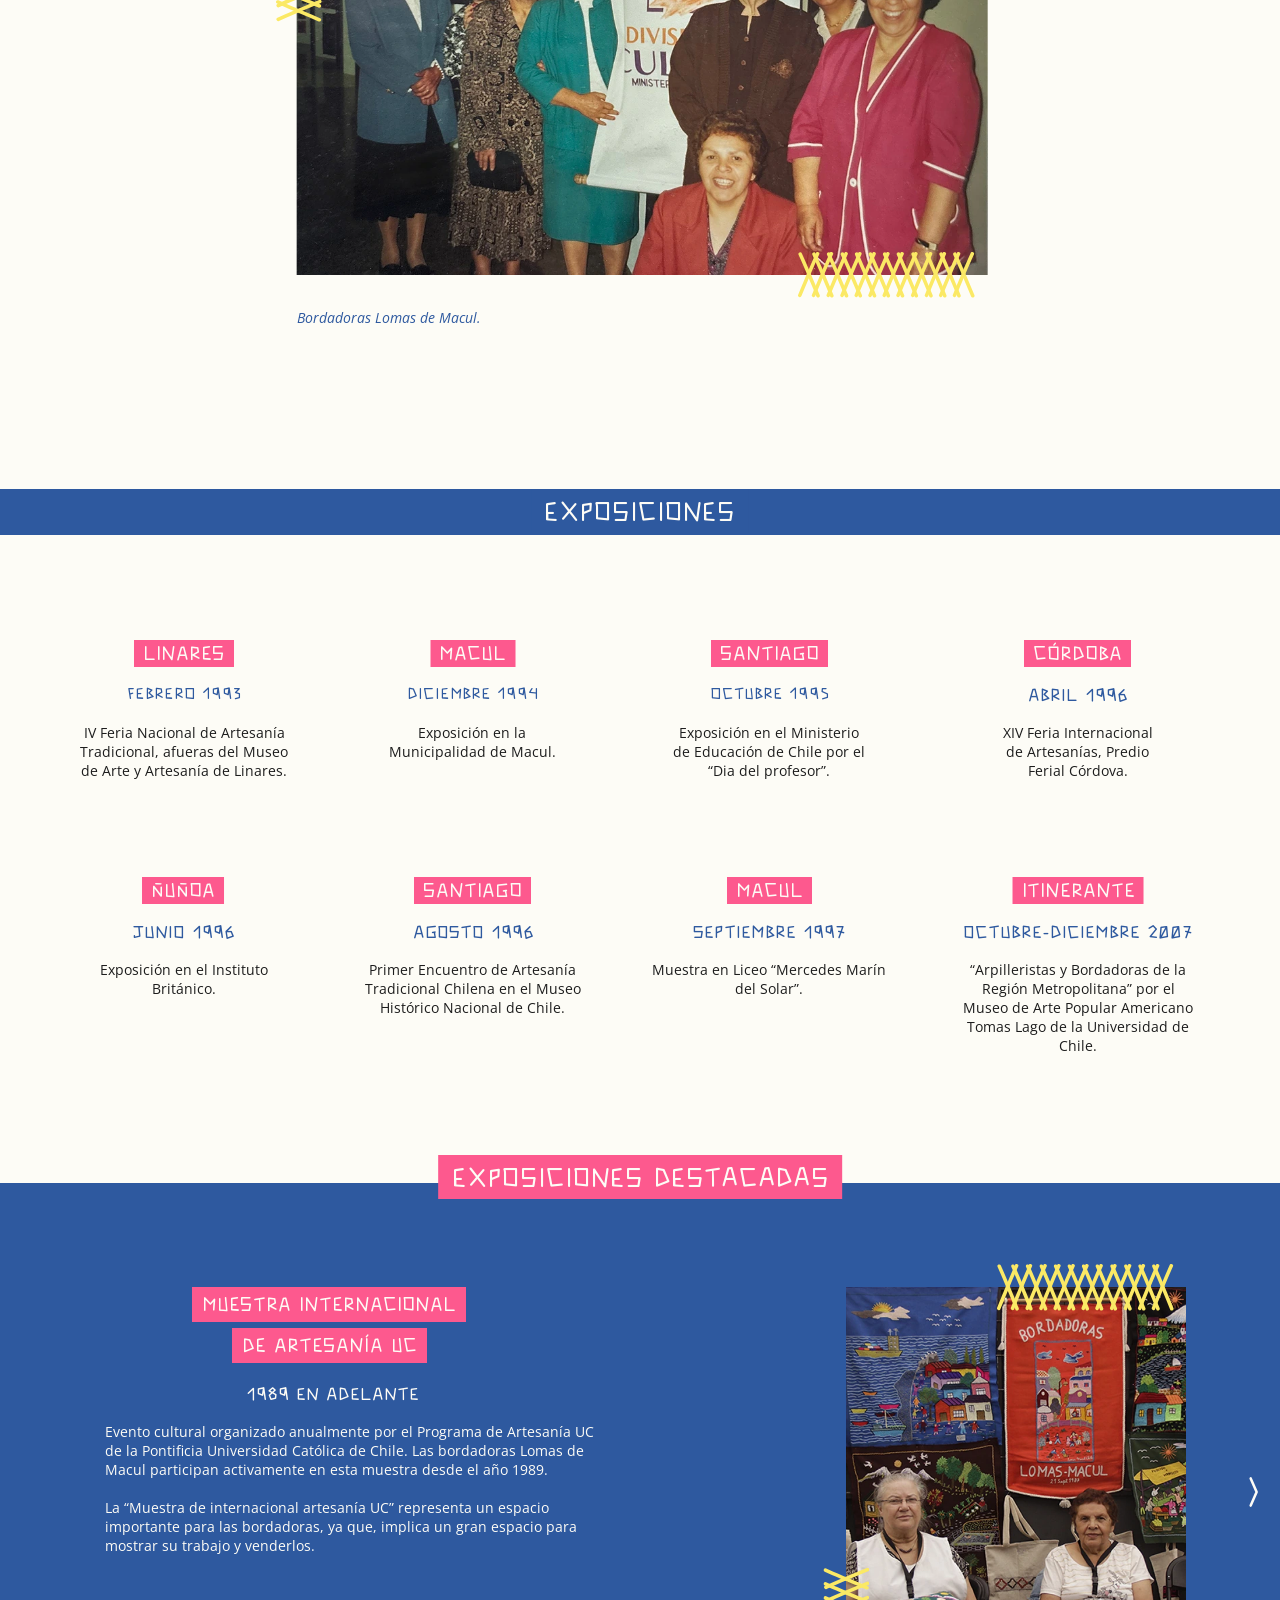
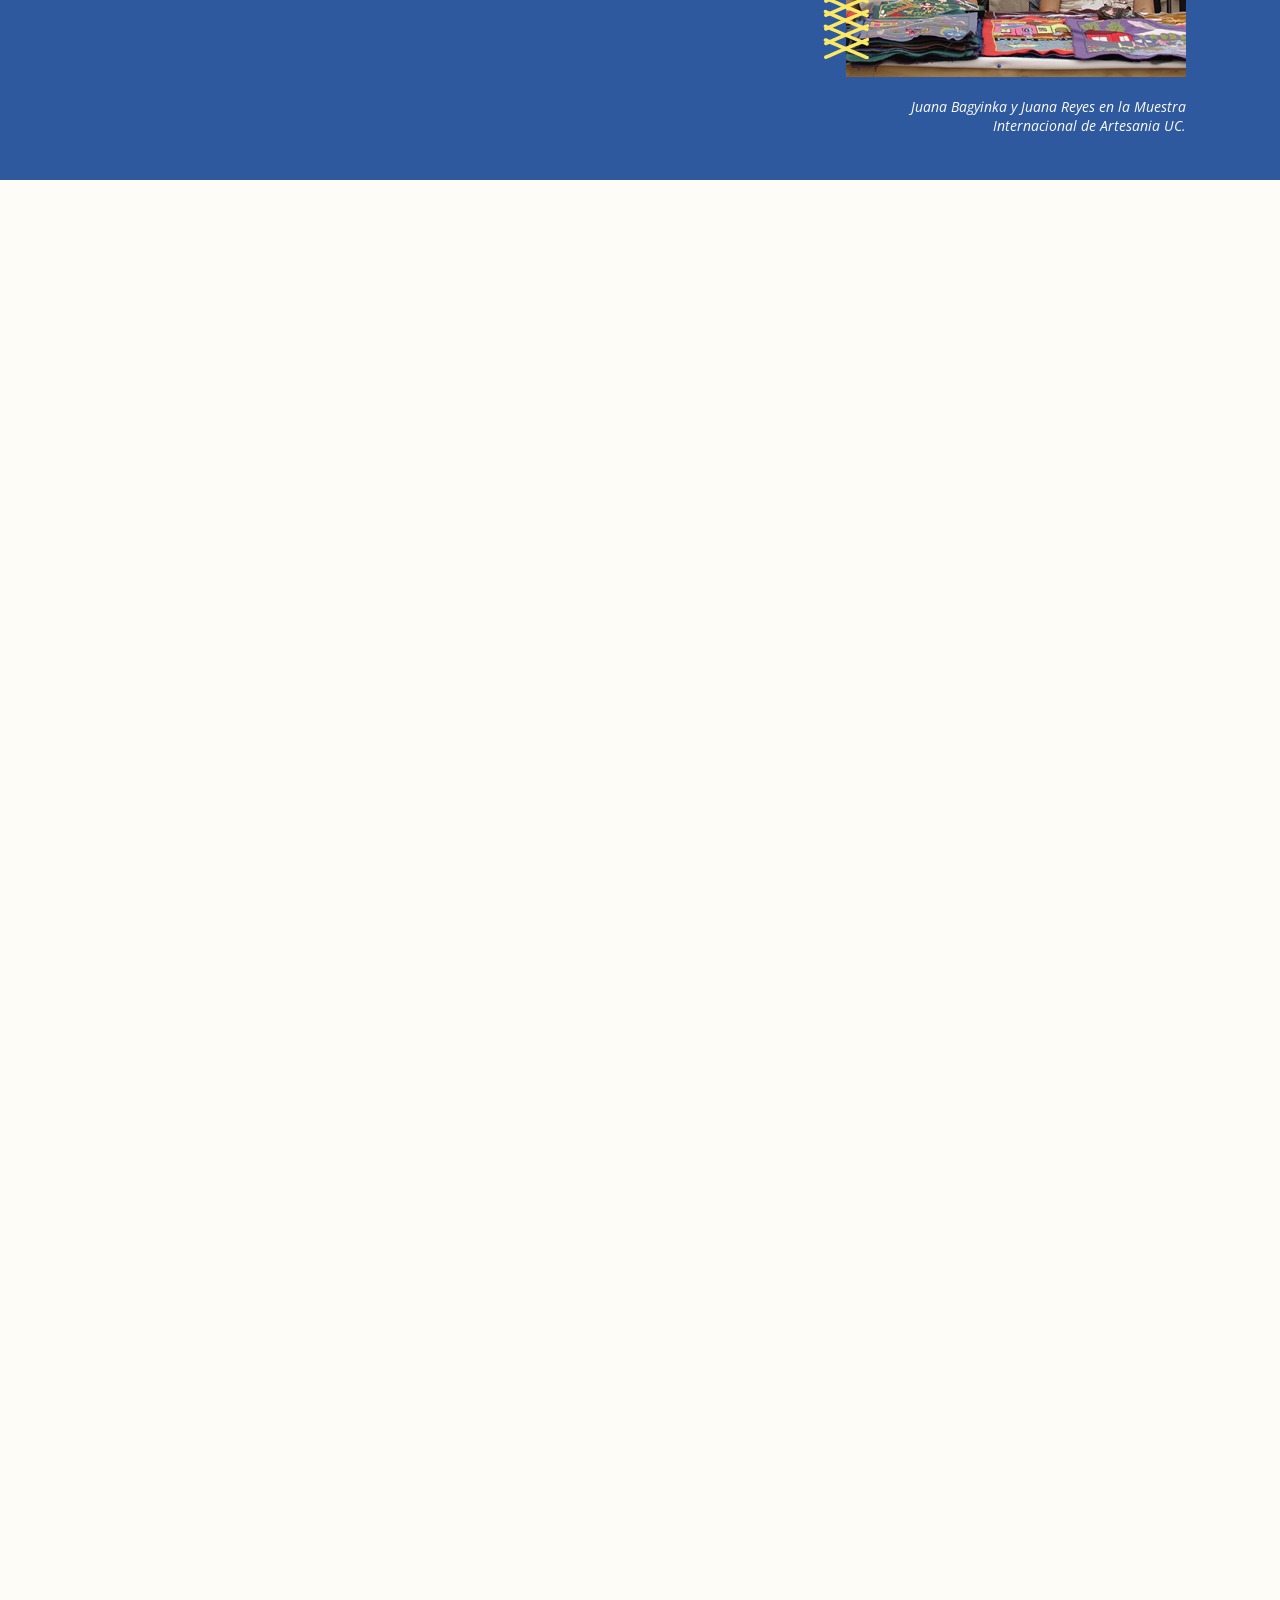
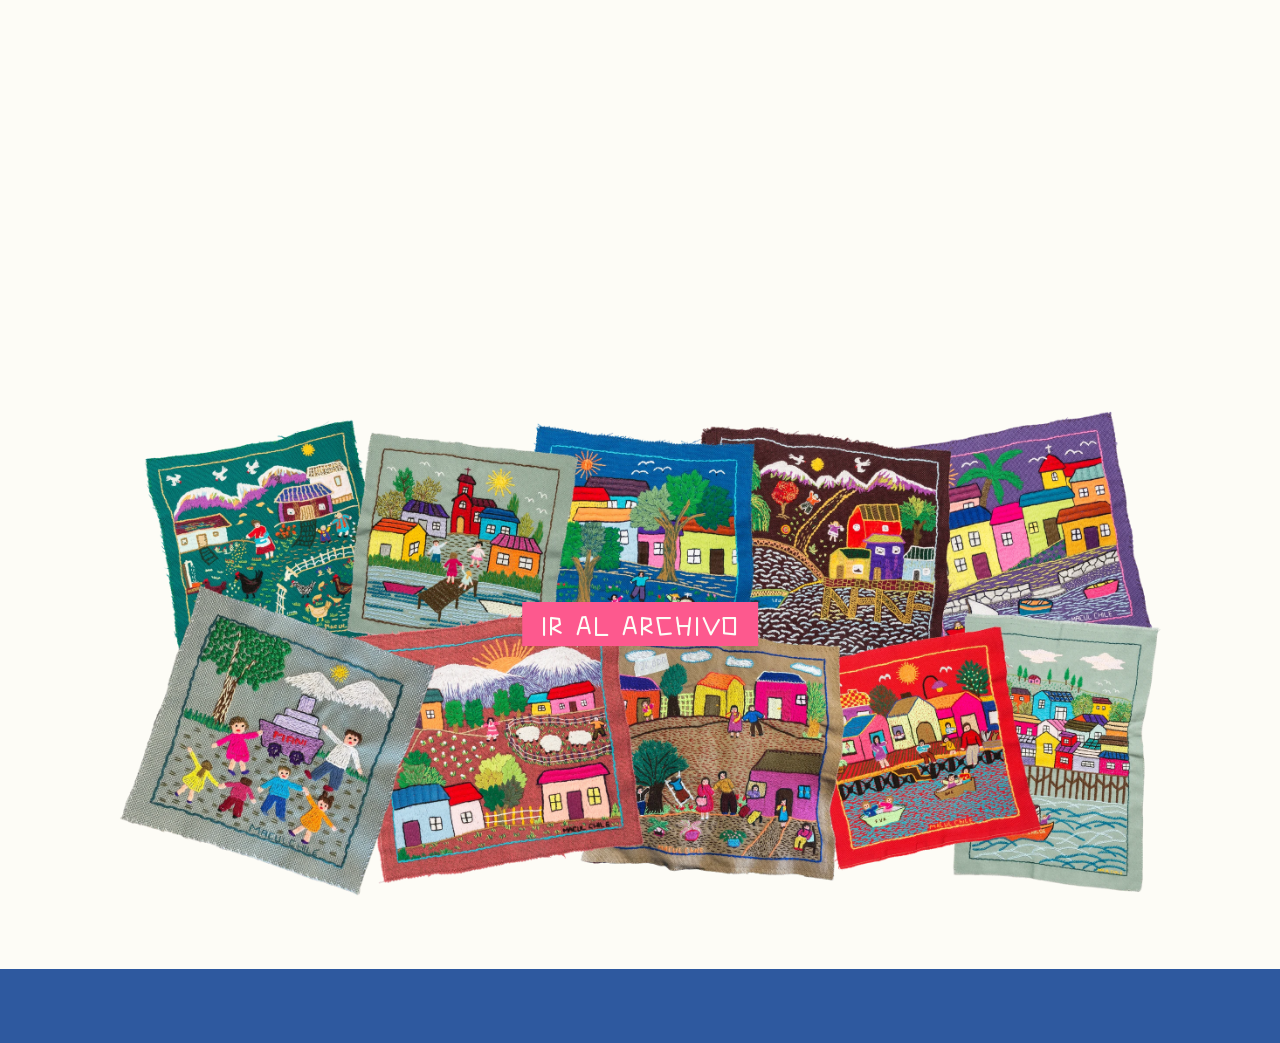
<file: historia-del-taller.html>
<!DOCTYPE html>
<html lang="es">
<head>
  <meta charset="utf-8">
  <meta name="viewport" content="width=device-width, initial-scale=1">
  <title>Historia del taller · Bordadoras Lomas de Macul</title>
  <meta name="description" content="Historia de las Bordadoras Lomas de Macul: sus orígenes, sus fundadoras y sus exposiciones.">
  <link rel="preconnect" href="https://fonts.googleapis.com">
  <link rel="preconnect" href="https://fonts.gstatic.com" crossorigin>
  <link rel="stylesheet" href="https://fonts.googleapis.com/css2?family=Open+Sans:ital,wght@0,400;0,600;1,400;1,600&display=swap">
  <link rel="stylesheet" href="css/style.css">
  <link rel="stylesheet" href="css/historia.css">
</head>
<body>

  <nav class="menu display" aria-label="Principal">
    <a href="index.html">inicio</a>
    <a href="historia-del-taller.html" aria-current="page">historia del taller</a>
    <a href="el-archivo.html">el archivo</a>
    <a href="sobre-el-proyecto.html">sobre el proyecto</a>
    <a href="donde-encontrarlas.html">donde encontrarlas</a>
  </nav>

  <section class="carrusel uno" style="--alto:592;--n:6" aria-label="Línea de tiempo del taller">
    <div class="carrusel-pista">
      <div class="vista"><div class="lienzo">
        <h1 class="p c w titulo-h display" style="--x:720;--y:22;--w:526">Historia de las bordadoras<br>lomas de Macul</h1>
        <div class="slide activa" aria-hidden="false"><span class="p tag azul c fino" style="--x:724.5;--y:151;--fs:44;--h:38">origen en los centros</span><span class="p tag azul c fino" style="--x:724.5;--y:199;--fs:44;--h:38">de madres</span><div class="p c w caja origen" style="--x:719.5;--y:221;--w:465;--h:200"><p>Durante el gobierno de Eduardo Frei Montalva se impulsó la creación de organizaciones comunitarias. En el sector de Macul surgieron cuatro centros de madres, donde las mujeres se reunían para compartir, aprender oficios y desarrollar actividades que pudieran aportar ingresos a sus familias.</p></div><img class="p w deco" src="assets/icons/costura-h1.svg" alt="" style="--x:934;--y:283;--w:38.0"><img class="p w indic" src="assets/icons/costura-fila.svg" alt="" style="--x:495;--y:456;--w:450.0"><p class="p fecha display" style="--x:450;--y:500">1964-1970</p></div>
        <div class="slide" aria-hidden="true"><span class="p tag azul c fino" style="--x:724.5;--y:151;--fs:44;--h:38">encuentro con el</span><span class="p tag azul c fino" style="--x:724.5;--y:199;--fs:44;--h:38">bordado</span><div class="p c w caja origen" style="--x:719.5;--y:221;--w:465;--h:200"><p>Tras experimentar con el tejido, el crochet y la pintura al óleo, algunas mujeres comenzaron a aprender bordado mediante talleres impulsados por asesoras y monitoras. Nina Cintolesi enseñó las primeras puntadas a un grupo reducido de participantes, entre ellas Raquel Torres, María Muñoz y Leonor Soto.</p></div><div class="p w quote" style="--x:968;--y:276;--w:272"><p><strong>“Fuimos la mamá de ella, la señora Leonor, la Nancy, la María Muñoz. Fuimos las 4 a aprender allá. Allá nos enseñaron”.</strong></p><p>Raquel Torres</p></div><img class="p w deco" src="assets/icons/costura-carrusel-1.svg" alt="" style="--x:469.75;--y:202.0;--w:104.0"><img class="p w indic" src="assets/icons/costura-carrusel-2.svg" alt="" style="--x:495;--y:456;--w:450.0"><p class="p fecha display" style="--x:567;--y:500">1970</p></div>
        <div class="slide" aria-hidden="true"><span class="p tag azul c fino" style="--x:719;--y:151;--fs:44;--h:38">crecimiento de los</span><span class="p tag azul c fino" style="--x:719;--y:201;--fs:44;--h:38">talleres</span><div class="p c w caja origen" style="--x:719.5;--y:221;--w:465;--h:200"><p>Los talleres crecieron y las bordadoras comenzaron a representar fiestas, oficios, personajes y paisajes chilenos. Sus trabajos circulaban por ferias, exposiciones y compradores extranjeros, aunque la comercialización era administrada por las encargadas de los talleres.</p></div><img class="p w deco" src="assets/icons/costura-carrusel-3.svg" alt="" style="--x:940.0;--y:290.75;--w:38.0;transform:rotate(180deg)"><img class="p w indic" src="assets/icons/costura-carrusel-4.svg" alt="" style="--x:494;--y:456;--w:450.0"><p class="p fecha display" style="--x:613;--y:500">1970 - 1980</p></div>
        <div class="slide" aria-hidden="true"><span class="p tag azul c fino" style="--x:719;--y:151;--fs:44;--h:38">conflicto:</span><span class="p tag azul c fino" style="--x:719.5;--y:201;--fs:44;--h:38">el valor de su trabajo</span><div class="p c w caja origen" style="--x:719.5;--y:221;--w:465;--h:200"><p>Las bordadoras, durante una feria en Parque Arauco descubrieron diferencias importantes entre los precios de venta de sus tapices y el dinero que recibían. Esto inicio los cuestionamientos al sistema de comercialización y contribuyó a su decisión de independizarse.</p></div><img class="p w deco" src="assets/icons/costura-carrusel-5.svg" alt="" style="--x:459.0;--y:268.75;--w:38.0;transform:rotate(180deg)"><img class="p w indic" src="assets/icons/costura-carrusel-6.svg" alt="" style="--x:494;--y:456;--w:450.0"><p class="p fecha display" style="--x:736;--y:500">1986</p></div>
        <div class="slide" aria-hidden="true"><span class="p tag azul c fino" style="--x:719;--y:151;--fs:44;--h:38">el nacimiento</span><span class="p tag azul c fino" style="--x:719;--y:201;--fs:44;--h:38">de lomas de macul</span><div class="p c w caja origen" style="--x:719.5;--y:221;--w:465;--h:200"><p>El 21 de septiembre de 1987, diez mujeres constituyeron oficialmente el taller independiente Bordadoras Lomas de Macul. Catalina Herrera fue una figura fundamental en el proceso, ofreciendo su casa como espacio de reunión e impulsando la formación del colectivo.</p></div><div class="p w quote" style="--x:967;--y:276;--w:308"><p><strong>“Trabajamos en forma independiente, porque queríamos realizarnos como personas y manejar nuestra empresa”.</strong></p><p>Catalina Herrera, (2007).</p></div><img class="p w deco" src="assets/icons/costura-carrusel-7.svg" alt="" style="--x:463.0;--y:267.75;--w:38.0;transform:rotate(180deg)"><img class="p w indic" src="assets/icons/costura-carrusel-8.svg" alt="" style="--x:494;--y:456;--w:450.0"><p class="p fecha display" style="--x:822;--y:500">1987</p></div>
        <div class="slide" aria-hidden="true"><span class="p tag azul c fino" style="--x:719.5;--y:151;--fs:44;--h:38">independencia</span><span class="p tag azul c fino" style="--x:719;--y:201;--fs:44;--h:38">y un camino propio</span><div class="p c w caja origen" style="--x:719.5;--y:221;--w:465;--h:200"><p>La independencia permitió a las bordadoras decidir sobre sus creaciones, desarrollar nuevas temáticas y administrar su trabajo. Su producción continuó vinculada a la cultura y la vida cotidiana chilena, mientras el colectivo construía una trayectoria de exposiciones y reconocimiento.</p></div><img class="p w deco" src="assets/icons/costura-carrusel-9.svg" alt="" style="--x:933.0;--y:290.75;--w:38.0;transform:rotate(180deg)"><img class="p w indic" src="assets/icons/costura-carrusel-10.svg" alt="" style="--x:494;--y:456;--w:450.0"><p class="p fecha display" style="--x:875;--y:500">DESDE 1987</p></div>
      </div></div>
    </div>
  </section>
  <main class="escena">
    <img class="p w deco hilo" src="assets/icons/costura-3.svg" alt="" style="--x:293;--y:545;--w:774">
    <section class="persona"><span class="p tag azul c " style="--x:508;--y:235;--fs:60;--h:39">raquel torres</span><span class="p tag azul c " style="--x:508;--y:281;--fs:60;--h:39">silva</span><div class="p w caja " style="--x:289;--y:289;--w:438;--h:294"><p>Raquel fue una de las primeras mujeres en aprender la técnica del bordado en los talleres de Macul con mujeres de distintas comunas de Santiago y luego se convirtió en una de las diez fundadoras del colectivo independiente en 1987.</p><p>En sus bordados veras la delicadeza de sus detalles, la variedad de puntadas y el uso de colores intensos, especialmente en sus montañas, bordadas con intensos colores.</p></div><img class="p foto" src="assets/img/historia-1.webp" alt="Bordado de Raquel Torres" style="--x:104;--y:212;--w:203;--h:279"><img class="p foto" src="assets/img/historia-2.webp" alt="Bordado de Raquel Torres" style="--x:740;--y:368;--w:211;--h:207"><img class="p foto" src="assets/img/historia-3.webp" alt="Bordado de Raquel Torres" style="--x:614;--y:545;--w:220;--h:213"></section>
    <section class="persona"><span class="p tag azul c " style="--x:1004;--y:946;--fs:60;--h:39">nancy</span><span class="p tag azul c " style="--x:1004;--y:992;--fs:60;--h:39">guajardo</span><div class="p w caja " style="--x:785;--y:1012;--w:438;--h:176"><p>Nancy, al igual que Raquel, fue una de las primeras mujeres en aprender la técnica del bordado en los talleres de Macul y, posteriormente, una de las diez fundadoras del colectivo independiente en 1987.</p></div></section>
    <section class="persona"><span class="p tag azul " style="--x:206;--y:1339;--fs:60;--h:39">maria muñoz</span><span class="p tag azul " style="--x:240;--y:1385;--fs:60;--h:39">mendez</span><div class="p w caja " style="--x:104;--y:1400;--w:438;--h:270"><p>También fue una de las primeras mujeres en aprender la técnica del bordado en los talleres de Macul y una de las diez fundadoras del colectivo independiente en 1987.</p><p>En sus bordados de colores vivos y composiciones imaginativas, se encuentra uno de sus rasgos más distintivos, siendo la representación de montañas separadas por un sol central.</p></div><div class="p w quote" style="--x:558;--y:1515;--w:285"><p><strong>“La señora María tiene harto colorido, le pone colores imaginarios”.</strong></p><p>Gertrudis Urzúa, sobre los bordados de María Muñoz.</p></div><img class="p foto" src="assets/img/historia-4.webp" alt="Bordado de María Muñoz" style="--x:428;--y:1647;--w:227;--h:176"></section>
    <section class="persona"><span class="p tag azul " style="--x:785;--y:1989;--fs:60;--h:39">leonor soto</span><span class="p tag azul " style="--x:844;--y:2035;--fs:60;--h:39">diaz</span><div class="p w caja " style="--x:674;--y:2049;--w:438;--h:357"><p>La última entre las 4 mujeres que empezaron a aprender la técnica del bordado en los talleres de Macul fue Leonor, quien también formo parte del colectivo creado en 1987.</p><p>En sus bordados es posible ver distintas temáticas, pero prefiere las escenas de niños jugando, las tradiciones chilenas y los motivos religiosos.</p><p>En 1987 recibió un premio de UNICEF por su bordado Nacimiento a la chilena, donde representó el nacimiento de Jesús.</p></div><img class="p foto" src="assets/img/historia-5.webp" alt="Nacimiento a la chilena, bordado de Leonor Soto, premio UNICEF" style="--x:1125;--y:1989;--w:210;--h:277"><p class="p w cap " style="--x:1125;--y:2273;--w:241">Bordado ganador de premio UNICEF.</p><div class="p w quote r" style="--x:652;--y:2216;--w:241"><p><strong>“A mi mami le gustan todos los colores que sean encendidos”.</strong></p><p>Juana Reyes sobre el trabajo de Leonor Soto.</p></div><img class="p foto" src="assets/img/historia-6.webp" alt="Bordado de Leonor Soto" style="--x:411;--y:2340;--w:241;--h:183"><img class="p foto" src="assets/img/historia-7.webp" alt="Bordado de Leonor Soto" style="--x:674;--y:2429;--w:245;--h:172"></section>
    <section class="persona"><span class="p tag azul c " style="--x:310;--y:2822;--fs:60;--h:39">juana reyes</span><span class="p tag azul c " style="--x:310;--y:2868;--fs:60;--h:39">soto</span><div class="p w caja " style="--x:104;--y:2891;--w:438;--h:187"><p>Hija de Leonor Soto, bordadora y fundadora del colectivo. Su trabajo se caracteriza por una diversidad temática, con especial interés en las representaciones religiosas, la naturaleza y las escenas construidas a partir de imágenes.</p></div><img class="p foto" src="assets/img/historia-8.webp" alt="Bordado de Juana Reyes" style="--x:557;--y:2783;--w:192;--h:260"><img class="p foto" src="assets/img/historia-9.webp" alt="Bordado de Juana Reyes" style="--x:396;--y:3059;--w:192;--h:134"><img class="p foto" src="assets/img/historia-10.webp" alt="Bordado de Juana Reyes" style="--x:606;--y:3059;--w:195;--h:191"></section>
    <section class="persona"><span class="p tag azul c " style="--x:1008;--y:3405;--fs:60;--h:39">catalina herrera</span><span class="p tag azul c " style="--x:1008;--y:3451;--fs:60;--h:39">oyarce</span><div class="p w caja " style="--x:786;--y:3474;--w:438;--h:351"><p>Catalina fue una de las principales impulsoras de la independencia de las Bordadoras Lomas de Macul en 1987 y es en una figura fundamental para la organización del colectivo. Fue presidenta de la agrupación y estuvo a cargo de administrar las ventas, registrar las obras y conservar documentos de su trayectoria. Además, su casa se convirtió en un espacio fundamental de reunión para las bordadoras.</p><p>Sus bordados representan paisajes urbanos, rurales, montañas y personajes típicos chilenos, utilizando colores vivos y contrastantes.</p></div></section>
    <section class="persona"><span class="p tag azul " style="--x:178;--y:4055;--fs:60;--h:39">Juana bagyinka</span><span class="p tag azul " style="--x:232;--y:4101;--fs:60;--h:39">aguilar</span><div class="p w caja " style="--x:104;--y:4124;--w:438;--h:386"><p>Una de las diez fundadoras de las Bordadoras Lomas de Macul en 1987. Durante su juventud estudió dos años de Bellas Artes, formación que se refleja en sus composiciones y su manejo de la perspectiva.</p><p>Sus bordados se inspiran principalmente en la vida rural chilena y oficios tradicionales. Prefiere trabajar temáticas con las que siente afinidad y lugares que conoce.</p><p>Además de su trabajo como bordadora, desempeña un papel importante en la gestión de ferias, exposiciones del colectivo y ventas.</p></div><img class="p foto" src="assets/img/historia-11.webp" alt="Bordado de Juana Bagyinka" style="--x:557;--y:4174;--w:221;--h:219"><img class="p foto" src="assets/img/historia-12.webp" alt="Bordado de Juana Bagyinka" style="--x:785;--y:4317;--w:211;--h:215"><img class="p foto" src="assets/img/historia-13.webp" alt="Bordado de Juana Bagyinka" style="--x:560;--y:4407;--w:211;--h:207"></section>
    <section class="persona"><span class="p tag azul " style="--x:854;--y:4807;--fs:60;--h:39">gertrudis urzúa</span><span class="p tag azul " style="--x:904;--y:4853;--fs:60;--h:39">espinoza</span><div class="p w caja " style="--x:785;--y:4876;--w:438;--h:310"><p>Perteneciente a las bordadoras Lomas de Macul, su trabajo se caracteriza por la representación de animales, escenas rurales, celebraciones y tradiciones, combinando elementos de la realidad con su imaginación.</p><p>En sus bordados alterna colores fuertes e intensos, con algunos más apagados. Además de crear sus propias obras, Gertrudis participa en el trabajo de sus compañeras realizando dibujos y compartiendo ideas.</p></div><div class="p w quote r" style="--x:760;--y:4955;--w:216"><p><strong>“A mi me encanta el tema de los animales”.</strong></p><p>Gertrudis Urzúa</p></div><img class="p foto" src="assets/img/historia-14.webp" alt="Bordado de Gertrudis Urzúa" style="--x:523;--y:5063;--w:237;--h:240"></section>
    <section class="persona"><span class="p tag azul " style="--x:313;--y:5492;--fs:60;--h:39">maria duarte</span><span class="p tag azul " style="--x:363;--y:5538;--fs:60;--h:39">lópez</span><div class="p w caja " style="--x:217;--y:5561;--w:438;--h:240"><p>Miembro de las bordadoras Lomas de Macul. Su trabajo se caracteriza por la libertad creativa, los colores intensos y las composiciones imaginativas.</p><p>Para crear sus bordados utiliza fotografías, imágenes de revistas y su propia imaginación, representando paisajes y escenas familiares, muchas veces a partir de encargos.</p></div><div class="p w quote" style="--x:677;--y:5645;--w:279"><p><strong>“Ella tiene un colorido especial, todo lo que ves adornado con cosas extrañas es de ella”.</strong></p><p>Gertrudis Urzúa, sobre María Duarte.</p></div><img class="p foto" src="assets/img/historia-15.webp" alt="Bordado de María Duarte" style="--x:555;--y:5777;--w:231;--h:222"></section>
    <section class="persona"><span class="p tag azul c " style="--x:1004;--y:6157;--fs:60;--h:39">rosa miranda</span><span class="p tag azul c " style="--x:1004;--y:6203;--fs:60;--h:39">duarte</span><div class="p w caja " style="--x:785;--y:6226;--w:438;--h:223"><p>Miembro de las bordadoras Lomas de Macul e hija de María Duarte.</p><p>Su trabajo destaca especialmente por el movimiento de los personajes, la expresividad de los animales y sus representaciones de celebraciones, escenas festivas y navideñas.</p></div><div class="p w quote r" style="--x:760;--y:6339;--w:336"><p><strong>“Yo hago tapiz de todos los colores, pero el que más me gusta es el negro, encuentro que resalta mejor, todos los colores...”</strong></p><p>Rosa Miranda</p></div><img class="p foto" src="assets/img/historia-16.webp" alt="Bordado de Rosa Miranda" style="--x:784;--y:6464;--w:275;--h:255"><img class="p foto" src="assets/img/historia-17.webp" alt="Bordado de Rosa Miranda" style="--x:406;--y:6464;--w:364;--h:193"></section>
    <div class="p c w slot grande" style="--x:722.5;--y:6909;--w:777;--h:510"><img src="assets/img/historia-18.webp" alt="Bordadoras Lomas de Macul" onerror="this.remove()"></div>
    <img class="p w deco " src="assets/icons/costura-4.svg" alt="" style="--x:310;--y:6936;--w:52">
    <img class="p w deco " src="assets/icons/costura-5.svg" alt="" style="--x:898;--y:7393;--w:199">
    <p class="p w cap " style="--x:334;--y:7457;--w:777">Bordadoras Lomas de Macul.</p>
    <div class="p banda" style="--y:7660"></div>
    <span class="p tag azul c gran" style="--x:719.5;--y:7660;--fs:60;--h:50">exposiciones</span>
    <div class="hitos">
    <div class="hito"><span class="p tag rosa ciudad" style="--x:151;--y:7830;--fs:44;--h:30">linares</span><p class="p c fecha-h display" style="--x:207;--y:7877;--fs:36">FEBRERO 1993</p><p class="p c w hito-t" style="--x:207;--y:7923;--w:246">IV Feria Nacional de Artesanía Tradicional, afueras del Museo de Arte y Artesanía de Linares.</p></div>
    <div class="hito"><span class="p tag rosa c ciudad" style="--x:532;--y:7830;--fs:44;--h:30">macul</span><p class="p c fecha-h display" style="--x:531.5;--y:7877;--fs:36">DICIEMBRE 1994</p><p class="p c w hito-t" style="--x:531.5;--y:7923;--w:213">Exposición en la Municipalidad de Macul.</p></div>
    <div class="hito"><span class="p tag rosa ciudad" style="--x:800;--y:7830;--fs:44;--h:30">santiago</span><p class="p c fecha-h display" style="--x:865.5;--y:7877;--fs:36">OCTUBRE 1995</p><p class="p c w hito-t" style="--x:865.5;--y:7923;--w:221">Exposición en el Ministerio de Educación de Chile por el “Dia del profesor”.</p></div>
    <div class="hito"><span class="p tag rosa ciudad" style="--x:1152;--y:7830;--fs:44;--h:30">córdoba</span><p class="p c fecha-h display" style="--x:1212.5;--y:7877;--fs:40">ABRIL 1996</p><p class="p c w hito-t" style="--x:1212.5;--y:7923;--w:187">XIV Feria Internacional de Artesanías, Predio Ferial Córdova.</p></div>
    <div class="hito"><span class="p tag rosa c ciudad" style="--x:206;--y:8097;--fs:44;--h:30">ñuñoa</span><p class="p c fecha-h display" style="--x:206.5;--y:8144;--fs:40">JUNIO 1996</p><p class="p c w hito-t" style="--x:206.5;--y:8190;--w:213">Exposición en el Instituto Británico.</p></div>
    <div class="hito"><span class="p tag rosa ciudad" style="--x:466;--y:8097;--fs:44;--h:30">santiago</span><p class="p c fecha-h display" style="--x:532.5;--y:8144;--fs:40">AGOSTO 1996</p><p class="p c w hito-t" style="--x:532;--y:8190;--w:296">Primer Encuentro de Artesanía Tradicional Chilena en el Museo Histórico Nacional de Chile.</p></div>
    <div class="hito"><span class="p tag rosa ciudad" style="--x:818;--y:8097;--fs:44;--h:30">macul</span><p class="p c fecha-h display" style="--x:865.5;--y:8144;--fs:40">SEPTIEMBRE 1997</p><p class="p c w hito-t" style="--x:865.5;--y:8190;--w:277">Muestra en Liceo “Mercedes Marín del Solar”.</p></div>
    <div class="hito"><span class="p tag rosa c ciudad" style="--x:1213;--y:8097;--fs:44;--h:30">itinerante</span><p class="p c fecha-h display" style="--x:1212.5;--y:8144;--fs:40">OCTUBRE-DICIEMBRE 2007</p><p class="p c w hito-t" style="--x:1213;--y:8190;--w:272">“Arpilleristas y Bordadoras de la Región Metropolitana” por el Museo de Arte Popular Americano Tomas Lago de la Universidad de Chile.</p></div>
    </div>
  </main>

  <section class="carrusel dos" style="--alto:703;--n:4" aria-label="Exposiciones destacadas">
    <div class="carrusel-pista">
      <div class="vista"><div class="lienzo">
        <span class="p tag rosa c gran" style="--x:720;--y:0;--fs:60;--h:50">exposiciones destacadas</span>
        <div class="slide activa" aria-hidden="false"><span class="p tag rosa mid" style="--x:216;--y:149;--fs:44;--h:39">Muestra Internacional</span><span class="p tag rosa mid" style="--x:261;--y:195;--fs:44;--h:39">de Artesanía UC</span><p class="p c fecha-h claro display" style="--x:374.5;--y:254;--fs:40">1989 en adelante</p><div class="p w texto-d" style="--x:118;--y:300;--w:558"><p>Evento cultural organizado anualmente por el Programa de Artesanía UC de la Pontificia Universidad Católica de Chile. Las bordadoras Lomas de Macul participan activamente en esta muestra desde el año 1989.</p><p>La “Muestra de internacional artesanía UC” representa un espacio importante para las bordadoras, ya que, implica un gran espacio para mostrar su trabajo y venderlos.</p></div><div class="p w slot carrusel-foto" style="--x:952;--y:149;--w:382;--h:438"><img src="assets/img/historia-19.webp" alt="Juana Bagyinka y Juana Reyes en la Muestra Internacional de Artesanía UC"></div><img class="p w deco" src="assets/icons/costura-6.svg" alt="" style="--x:1122;--y:123;--w:199.0"><img class="p w deco" src="assets/icons/costura-7.svg" alt="" style="--x:926;--y:464;--w:52.0;transform:rotate(180deg)"><p class="p w cap claro r" style="--x:1334;--y:610;--w:384">Juana Bagyinka y Juana Reyes en la Muestra Internacional de Artesania UC.</p><button class="p flecha" type="button" data-ir="1" aria-label="Siguiente" style="--x:1390;--y:349"><svg viewBox="0 0 11 36" aria-hidden="true"><path d="M2 2 9 18 2 34"/></svg></button></div>
        <div class="slide" aria-hidden="true"><span class="p tag rosa mid" style="--x:261;--y:149;--fs:44;--h:39">exposición en el museo</span><span class="p tag rosa mid" style="--x:293;--y:195;--fs:44;--h:39">de los tajamares</span><p class="p c fecha-h claro display" style="--x:418.5;--y:254;--fs:40">septiembre 1991</p><div class="p w texto-d" style="--x:139;--y:300;--w:558"><p>La exposición, organizada por el Instituto Cultural de Providencia y presentada en el Museo de los Tajamares, reunió aproximadamente 50 tapices de las Bordadoras Lomas de Macul. Las obras retrataban oficios tradicionales, personajes populares y diversas costumbres chilenas, en el marco de las celebraciones del Mes de la Patria.</p><p>Así, la exposición constituyó un homenaje a los oficios, las festividades, los bailes y las expresiones populares de Chile, por medio de los bordados, vinculando las representaciones textiles de las bordadoras con las tradiciones culturales que inspiraron sus obras.</p></div><img class="p foto" src="assets/img/historia-carrusel-2.webp" alt="Recorte de prensa sobre la exposición en el Museo de los Tajamares, septiembre de 1991" style="--x:976;--y:155;--w:384;--h:428"><img class="p w deco" src="assets/icons/costura-carrusel-11.svg" alt="" style="--x:1321.75;--y:141.75;--w:52.0;transform:rotate(180deg)"><p class="p w cap claro r" style="--x:1360;--y:610;--w:384">Juana Bagyinka y Juana Reyes en la Muestra Internacional de Artesania UC.</p><button class="p flecha" type="button" data-ir="-1" aria-label="Anterior" style="--x:58;--y:349"><svg viewBox="0 0 11 36" aria-hidden="true"><path d="M9 2 2 18 9 34"/></svg></button><button class="p flecha" type="button" data-ir="1" aria-label="Siguiente" style="--x:1390;--y:349"><svg viewBox="0 0 11 36" aria-hidden="true"><path d="M2 2 9 18 2 34"/></svg></button></div>
        <div class="slide" aria-hidden="true"><span class="p tag rosa mid" style="--x:261;--y:149;--fs:44;--h:39">exposición en el consulado</span><span class="p tag rosa mid" style="--x:293;--y:195;--fs:44;--h:39">de chile en nueva york</span><p class="p c fecha-h claro display" style="--x:418.5;--y:254;--fs:40">noviembre 1994</p><div class="p w texto-d" style="--x:139;--y:300;--w:558"><p>Las Bordadoras Lomas de Macul presentaron una exposición en la Galería Gabriela Mistral del Consulado de Chile en Nueva York. La muestra permitió acercar a la comunidad chilena residente en la ciudad a distintas expresiones de la cultura nacional, representadas a través de los tapices del colectivo.</p><p>Las obras retrataban personajes y oficios tradicionales, como chinchineros u organilleros. También se incluyeron festividades religiosas, como la celebración de San Pedro y tradiciones populares como las mingas de Chiloé.</p><p>Esta experiencia fue uno de los momentos más importantes y alegres de la agrupación, al tener la oportunidad de compartir sus obras y las tradiciones culturales chilenas más allá de las fronteras del país.</p></div><img class="p foto" src="assets/img/historia-carrusel-3.webp" alt="Catálogo de la exposición The Needleworkers of Lomas de Macul, Galería Gabriela Mistral, Nueva York" style="--x:895;--y:160;--w:465;--h:423"><img class="p w deco" src="assets/icons/historia-carrusel-12.svg" alt="" style="--x:882.75;--y:559.75;--w:104.0"><p class="p w cap claro r" style="--x:1360;--y:610;--w:384">Catálogo de la exposición.</p><button class="p flecha" type="button" data-ir="-1" aria-label="Anterior" style="--x:58;--y:349"><svg viewBox="0 0 11 36" aria-hidden="true"><path d="M9 2 2 18 9 34"/></svg></button><button class="p flecha" type="button" data-ir="1" aria-label="Siguiente" style="--x:1390;--y:349"><svg viewBox="0 0 11 36" aria-hidden="true"><path d="M2 2 9 18 2 34"/></svg></button></div>
        <div class="slide" aria-hidden="true"><span class="p tag rosa mid" style="--x:251;--y:149;--fs:44;--h:39">Exposición en Galería de</span><span class="p tag rosa mid" style="--x:235;--y:195;--fs:44;--h:39">artes Visuales Ana Cortés</span><p class="p c fecha-h claro display" style="--x:418.5;--y:254;--fs:40">octubre 2007</p><div class="p w texto-d" style="--x:139;--y:300;--w:536"><p>Exposición en la Universidad Metropolitana de Ciencias de la Educación, donde las Bordadoras Lomas de Macul presentaron una muestra organizada por un grupo de estudiantes memoristas del Departamento de Artes Visuales de la universidad, con el propósito de dar a conocer y difundir el trabajo del colectivo.</p><p>La exposición se realizó en conmemoración de los 20 años de trayectoria de las bordadoras como agrupación independiente. A través de una selección de obras realizadas durante estas dos décadas, la muestra ofreció un recorrido por su producción textil y las distintas tradiciones culturales chilenas representadas en sus bordados.</p><p>Los tapices exhibidos destacaban por la diversidad de sus colores, formatos y dimensiones, desde piezas de 20×20 cm hasta obras de mayor tamaño, de 70×90 cm.</p></div><button class="p flecha" type="button" data-ir="-1" aria-label="Anterior" style="--x:58;--y:349"><svg viewBox="0 0 11 36" aria-hidden="true"><path d="M9 2 2 18 9 34"/></svg></button></div>
      </div></div>
    </div>
  </section>
  <main class="escena fin">
    <a class="p w coleccion" href="el-archivo.html" style="--x:131;--y:222;--w:1178"><img class="color" src="assets/img/historia-20.webp" alt="Bordados del archivo"><img class="duo" src="assets/img/historia-20-duotono.webp" alt=""><span class="tag rosa gran etiqueta" style="--fs:60;--h:50">ir al archivo</span></a>
  </main>

  <footer class="pie"></footer>

  <script>
  /* Los carruseles avanzan con el scroll: la sección queda fija y cada tramo de scroll cambia de pantalla. */
  (function () {
    var menu = document.querySelector('.menu');
    var suave = !matchMedia('(prefers-reduced-motion: reduce)').matches;
    function iniciar(seccion) {
      var pista = seccion.querySelector('.carrusel-pista'), vista = seccion.querySelector('.vista');
      var slides = [].slice.call(vista.querySelectorAll('.slide')), n = slides.length, actual = -1, espera = false;
      function arriba() { return menu ? menu.getBoundingClientRect().height : 0; }
      function render() {
        espera = false;
        var r = pista.getBoundingClientRect(), tramo = r.height - vista.offsetHeight;
        var p = tramo > 0 ? Math.min(1, Math.max(0, (arriba() - r.top) / tramo)) : 0;
        var i = Math.min(n - 1, Math.floor(Math.min(1, p * 1.15) * n));
        if (i === actual) return;
        actual = i;
        slides.forEach(function (s, k) {
          s.classList.toggle('activa', k === i);
          s.classList.toggle('pasada', k < i);
          s.setAttribute('aria-hidden', k === i ? 'false' : 'true');
        });
      }
      function ir(k) {
        k = Math.max(0, Math.min(n - 1, k));
        var tramo = pista.offsetHeight - vista.offsetHeight;
        var p = Math.min(1, (k + 0.5) / (n * 1.15));
        var y = pista.getBoundingClientRect().top + window.scrollY - arriba() + p * tramo;
        window.scrollTo({ top: y, behavior: suave ? 'smooth' : 'auto' });
      }
      vista.addEventListener('click', function (e) {
        var b = e.target.closest('[data-ir]');
        if (b) ir(actual + Number(b.getAttribute('data-ir')));
      });
      function pedir() { if (!espera) { espera = true; requestAnimationFrame(render); } }
      addEventListener('scroll', pedir, { passive: true });
      addEventListener('resize', pedir);
      render();
    }
    [].forEach.call(document.querySelectorAll('.carrusel'), iniciar);
  })();
  </script>
</body>
</html>
</file>
<file: css/style.css>
/* ===== Tipografía propia ===== */
@font-face {
  font-family: "Bordadoras";
  src: url("../assets/fonts/bordadoras-macul.ttf") format("truetype");
  font-display: swap;
}

/* ===== Colores del diseño ===== */
:root {
  --crema: #fdfcf6;
  --azul: #2e599f;
  --rosa: #fd598e;
}

* { box-sizing: border-box; margin: 0; }

body {
  background: var(--crema);
  color: #000;
  font-family: "Open Sans", system-ui, sans-serif;
  font-size: clamp(16px, 1.39vw, 20px);
  line-height: 1.4;
  overflow-x: clip;
}

/* La tipografía propia solo tiene mayúsculas */
.display { font-family: "Bordadoras", sans-serif; text-transform: uppercase; font-weight: normal; }

/* ===== Menú fijo (5 secciones) ===== */
.menu {
  display: grid;
  grid-template-columns: repeat(5, 1fr);
  position: sticky;
  top: 0;
  z-index: 10;
}
.menu a {
  height: clamp(28px, 2.78vw, 40px);
  display: grid;
  place-items: center;
  padding-top: .2em; /* ajuste fino de centrado vertical */
  background: var(--rosa);
  color: var(--crema);
  text-decoration: none;
  font-size: clamp(11px, 2.5vw, 36px);
  line-height: 1;
  white-space: nowrap;
}
.menu a[aria-current="page"], .menu a:hover { background: var(--azul); }

/* ===== Portada: collage de bordados ===== */
.portada { overflow: hidden; }
.collage {
  position: relative;
  container-type: inline-size;
  width: max(100%, 900px);
  max-width: 1440px;
  aspect-ratio: 1440 / 760;
  left: 50%;
  transform: translateX(-50%);
}
.collage img {
  position: absolute;
  left: var(--x); top: var(--y); width: var(--w);
  height: auto;
  transform: translate(-50%, -50%) rotate(var(--r));
}
.titulo {
  position: absolute;
  left: 50%; top: 34.24%;
  transform: translateX(-50%);
  z-index: 5;
  display: flex; flex-direction: column; align-items: center;
  gap: .15em;
  font-size: 7.135cqw;
  white-space: nowrap;
}
.titulo span {
  display: block;
  height: .708em;
  padding: .185em .21em 0;
  background: var(--rosa);
  color: var(--crema);
  line-height: .55;
}

/* ===== Texto de introducción ===== */
.intro {
  max-width: 1440px;
  margin: 0 auto;
  padding: clamp(48px, 8vw, 120px) 0 clamp(60px, 9.5vw, 137px);
  display: grid;
  gap: clamp(40px, 7vw, 100px);
}
.bloque { display: flex; gap: min(1.285vw, 18.5px); align-items: flex-start; }
.bloque p { flex: 0 1 610px; }
.bloque:nth-child(2) p { flex-basis: 607px; }
.bloque:nth-child(1) { margin-left: 9.86%; }
.bloque:nth-child(2) { margin-left: 31.32%; }
.costura { flex: none; width: clamp(30px, 3.61vw, 52px); height: auto; margin-top: .25em; }
.bloque:nth-child(2) .costura { margin-top: .1em; }

/* ===== Cita ===== */
.cita {
  background: var(--azul);
  color: var(--crema);
  font-style: italic;
  padding: clamp(32px, 3.6vw, 52px) 24px clamp(32px, 3.9vw, 56px);
}
.cita div { max-width: 728px; margin: 0 auto; }
.cita blockquote { font-size: clamp(22px, 2.5vw, 36px); text-align: center; line-height: 1.35; }
.cita p { font-size: clamp(16px, 1.67vw, 24px); text-align: right; margin-top: 1em; }

/* ===== Accesos a las secciones ===== */
.accesos {
  position: relative;
  container-type: inline-size;
  max-width: 1440px;
  margin: 0 auto;
  aspect-ratio: 1440 / 1081;
}
.tarjeta {
  position: absolute;
  left: var(--x); top: var(--y);
  width: var(--w);
  aspect-ratio: var(--ar);
  transform: translate(-50%, -50%) rotate(var(--r));
  display: block;
  text-decoration: none;
}
.tarjeta .foto { position: absolute; inset: 0; display: block; }
.tarjeta .foto img { position: absolute; inset: 0; width: 100%; height: 100%; object-fit: cover; }
.tarjeta .duo { opacity: 0; transition: opacity .25s ease; }
.tarjeta:hover .duo, .tarjeta:focus-visible .duo { opacity: 1; }
.tarjeta .etiqueta {
  position: absolute; left: 0; right: 0; top: 100%;
  margin-top: 1.42cqw;
  display: grid; place-items: center;
  height: 1em;
  padding-top: .16em; /* ajuste fino de centrado vertical */
  font-size: 3.05cqw;
  background: var(--rosa);
  color: var(--crema);
  line-height: 1;
  white-space: nowrap;
}

.pie { height: clamp(40px, 5.8vw, 84px); background: var(--azul); }

/* ===== Móvil y tablet ===== */
@media (max-width: 800px) {
  .menu { display: flex; overflow-x: auto; scrollbar-width: none; }
  .menu::-webkit-scrollbar { display: none; }
  .menu a { flex: 0 0 auto; height: 38px; padding: .2em 20px 0; font-size: 20px; }

  .bloque, .bloque:nth-child(1), .bloque:nth-child(2) { margin: 0 24px; gap: 16px; }

  .accesos { aspect-ratio: auto; display: flex; flex-direction: column; align-items: center; gap: 100px; padding: 64px 0 90px; }
  .tarjeta { position: static; width: min(78vw, 300px); transform: rotate(var(--r)); }
  .tarjeta .etiqueta { font-size: 30px; margin-top: 20px; }
}
</file>
<file: css/aportar.css>
/* ===== Aportar al archivo: aviso, formulario y agradecimiento ===== */
button { font: inherit; border-radius: 0; }

/* Rótulos con la tipografía propia (mismo centrado calculado que las pestañas) */
.etq {
  box-sizing: border-box; display: inline-block; height: 30px; padding: 0 10px;
  font-family: "Bordadoras", sans-serif; text-transform: uppercase; font-weight: normal; font-size: 30px;
  color: var(--crema); background: var(--rosa); border: 0; white-space: nowrap; text-decoration: none;
}
.etq > span { display: block; height: 100%; line-height: 1.21; }
.etq.azul { background: var(--azul); }
.etq.crema { background: var(--crema); color: var(--azul); }
button.etq, a.etq { cursor: pointer; }
button.etq:hover, a.etq:hover { filter: brightness(.92); }

/* ----- Avisos (ventana sobre la página) ----- */
.aviso { position: fixed; inset: 0; z-index: 200; display: none; place-items: center; padding: 16px; background: rgba(46, 89, 159, .55); overflow: auto; }
.aviso.abierto { display: grid; }
.aviso-caja { width: min(608px, 100%); background: var(--rosa); color: var(--crema); padding: 36px clamp(20px, 8.4%, 51px) 42px; font-size: 16px; line-height: normal; }
.aviso-tit { display: flex; justify-content: center; margin-bottom: 29px; }
.aviso-tit .etq { background: var(--azul); height: 30px; font-size: 30px; max-width: 100%; white-space: normal; }
.aviso-caja p { margin: 0 0 10px; }
.aviso-caja p.fuerte { font-weight: 700; }
.aviso-caja b { font-weight: 700; }
.aviso-botones { display: flex; flex-wrap: wrap; gap: 14px 24px; margin-top: 30px; }
.aviso-botones.centro { justify-content: center; margin-top: 38px; }
.aviso .etq.azul:hover { background: var(--azul); filter: brightness(1.15); }

/* ----- Página del formulario ----- */
body.aportar { background: var(--crema); }
.ap-cab { display: flex; justify-content: center; margin-top: 100px; }
.ap-tit { --fs: clamp(34px, 4.17vw, 60px); height: calc(var(--fs) * .8334); padding: 0 10px; font-size: var(--fs); }
.ap-tit > span { line-height: calc(.8334 + .28); }
.ap-panel { width: min(816px, calc(100% - 32px)); margin: 58px auto 0; background: var(--azul); color: var(--crema); padding: 45px clamp(20px, 6.7vw, 55px) 83px; font-size: 16px; line-height: normal; }
.ap-panel p { margin: 0; }
.ap-intro p + p { margin-top: 16px; }
.ap-intro b { font-weight: 700; }
.ap-seccion { margin-top: 28px; }
.ap-seccion + .ap-seccion { margin-top: 65px; }
.ap-seccion .etq { display: block; width: max-content; margin-bottom: 25px; }
.ap-campo { margin-top: 28px; }
.ap-seccion .etq + .ap-campo { margin-top: 0; }
.ap-campo > label:not(.ap-sube):not(.ap-opcion), .ap-campo > .ap-q { display: block; font-weight: 700; margin-bottom: 13px; }
.ap-campo .ap-ayuda { margin-top: 15px; }

.ap-in {
  display: block; width: 100%; height: 43px; border: 0; border-radius: 0; padding: 0 14px;
  background: var(--crema); color: var(--azul); font: 400 16px "Open Sans", system-ui, sans-serif;
}
textarea.ap-in { height: 75px; padding: 12px 14px; resize: vertical; }
.ap-in:focus-visible, .ap-sube:focus-within, .ap-opcion input:focus-visible { outline: 3px solid var(--rosa); outline-offset: 2px; }

/* Caja para subir fotografías */
.ap-sube { display: grid; place-items: center; align-content: center; gap: 22px; height: 185px; background: var(--crema); color: var(--azul); cursor: pointer; text-align: center; padding: 0 16px; }
.ap-sube svg { width: 56px; height: 56px; }
.ap-sube input { position: absolute; width: 1px; height: 1px; opacity: 0; pointer-events: none; }
.ap-sube span { font-size: 16px; font-weight: 400; }

/* Opciones circulares (la elegida va rellena) */
.ap-opcion { display: grid; grid-template-columns: 22px 1fr; column-gap: 11px; align-items: start; cursor: pointer; }
.ap-opcion + .ap-opcion { margin-top: 15px; }
.ap-opcion input { appearance: none; -webkit-appearance: none; margin: 0; width: 22px; height: 22px; border: 2px solid var(--crema); border-radius: 50%; background: transparent; cursor: pointer; flex: none; }
.ap-opcion input:checked { background: var(--crema); }
.ap-opcion span { line-height: 22px; }
.ap-opcion.larga span { line-height: normal; padding-top: 2px; }
.ap-radios .ap-opcion + .ap-opcion { margin-top: 5px; }

.ap-envio { display: flex; justify-content: center; margin-top: 73px; }
.ap-pie { margin-top: clamp(80px, 15vw, 216px); }

@media (max-width: 900px) {
  .ap-cab { margin-top: 56px; }
  .ap-panel { margin-top: 36px; padding-bottom: 56px; }
  .ap-seccion + .ap-seccion { margin-top: 48px; }
  .aviso-caja { padding-top: 28px; padding-bottom: 32px; }
  .aviso-tit .etq { height: auto; min-height: 30px; }
  .aviso-tit .etq > span { line-height: 1.1; padding: 5px 0; }
}
</file>
<file: css/archivo.css>
/* ===== El archivo: explorar (lienzo que se arrastra) y categorías (rejilla filtrable) ===== */
:root { --menu: clamp(28px, 2.78vw, 40px); }
body.archivo { background: var(--crema); }
body.archivo[data-modo="explorar"] { overflow: hidden; }
button { font: inherit; border-radius: 0; }

/* ----- Barra azul fija bajo el menú ----- */
.barra {
  position: sticky; top: var(--menu); z-index: 9;
  background: var(--azul);
  padding: 25px 104px 30px;
}
.barra-fila { display: flex; align-items: flex-start; }
.tab, .chip {
  box-sizing: border-box; display: block; padding: 0 10px;
  font-family: "Bordadoras", sans-serif; text-transform: uppercase; font-weight: normal;
  color: var(--crema); background: var(--rosa); border: 1px solid var(--crema);
  cursor: pointer; white-space: nowrap;
}
.tab > span, .chip > span { display: block; height: 100%; }   /* el interlineado calculado centra el texto en el rectángulo */
.tab { height: 30px; font-size: 30px; }
.tab > span { line-height: 1.21; }
.tab + .tab { margin-left: -1px; }
.tab.aportar { margin-left: auto; }
.tab[aria-pressed="true"] { background: var(--azul); }     /* pestaña activa: se funde con la barra y queda con borde */
.tab:hover, .chip:hover { background: var(--azul); }

/* Categorías y subcategorías (solo en la vista categorías) */
.cats, .subs { display: none; flex-wrap: wrap; align-items: flex-start; gap: 10px 15px; }
body[data-modo="categorias"] .cats { display: flex; margin-top: 24px; }
body[data-modo="categorias"] .subs.abierta { display: flex; margin-top: 16px; }
.chip { height: 22px; font-size: 28px; }
.chip > span { line-height: .99; }
.chip[aria-expanded="true"] { background: var(--azul); }
.chip.tiene, .chip.sel { background: var(--crema); color: var(--azul); }
.estado { margin-left: auto; display: flex; align-items: center; gap: 15px; color: var(--crema); font-family: "Bordadoras", sans-serif; text-transform: uppercase; font-size: 28px; line-height: 22px; }
.estado .chip { height: 22px; }

/* ----- Vista explorar ----- */
.explorar { position: fixed; inset: 0; z-index: 1; overflow: hidden; cursor: grab; touch-action: none; user-select: none; -webkit-user-select: none; background: var(--crema); }
.explorar.arrastrando { cursor: grabbing; }
.plano { position: absolute; left: 0; top: 0; width: 2905px; height: 1874px; transform-origin: 0 0; will-change: transform; }
.bordado { position: absolute; left: 0; top: 0; padding: 0; border: 0; background: none; cursor: pointer; display: block; }
.bordado img { display: block; width: 100%; height: 100%; object-fit: contain; pointer-events: none; -webkit-user-drag: none; transition: transform .3s ease; }
.bordado:hover img, .bordado:focus-visible img { transform: scale(1.05); }
.explorar .bordado { position: absolute; }
body[data-modo="categorias"] .explorar { display: none; }

/* ----- Vista categorías ----- */
.categorias { display: none; position: relative; }
body[data-modo="categorias"] .categorias { display: block; }
.rejilla { position: relative; margin-top: 30px; }
.rejilla .bordado { transition: transform .55s cubic-bezier(.2, .7, .2, 1), opacity .35s ease; }
.rejilla .bordado.oculto { opacity: 0; pointer-events: none; }
.vacio { text-align: center; color: var(--azul); font-size: 36px; padding: 80px 20px; }
.categorias .pie { margin-top: 60px; }

/* ----- Pantallas más chicas ----- */
@media (max-width: 1100px) {
  .barra { padding: 20px 24px 22px; }
  .tab { height: 26px; font-size: 22px; } .tab > span { line-height: 1.37; }
  .chip { height: 20px; font-size: 20px; } .chip > span { line-height: 1.18; }
  .estado { font-size: 20px; }
  body[data-modo="categorias"] .cats { margin-top: 16px; }
}
@media (max-width: 800px) {
  .barra-fila { flex-wrap: wrap; row-gap: 8px; }
  .tab.aportar { margin-left: 0; }
}


/* ----- Ficha individual (página) ----- */
.ficha { display: none; }
body[data-vista="ficha"] .ficha { display: block; }
body[data-vista="ficha"] .barra, body[data-vista="ficha"] .explorar, body[data-vista="ficha"] .categorias { display: none !important; }
body.archivo[data-modo="explorar"][data-vista="ficha"] { overflow: auto; }
.ficha-pag { padding-top: 46px; }
.volver {
  box-sizing: border-box; display: block; height: 30px; padding: 0 10px; margin-left: clamp(20px, 7.15vw, 103px);
  font-family: "Bordadoras", sans-serif; text-transform: uppercase; font-size: 30px;
  color: var(--crema); background: var(--rosa); border: 1px solid var(--crema); cursor: pointer; white-space: nowrap;
}
.volver > span { display: block; height: 100%; line-height: 1.21; }
.volver:hover { background: var(--azul); }
.f-ancho { width: min(1027px, calc(100% - 40px)); margin: 0 auto; }
.f-cuerpo { display: grid; grid-template-columns: 506px minmax(0, 1fr); margin-top: 87px; }
.f-img { width: 506px; height: 500px; overflow: hidden; display: grid; place-items: center; }          /* el contenedor queda fijo */
.f-img { cursor: zoom-in; position: relative; touch-action: pan-y; }
.f-img img { position: absolute; inset: 0; width: 100%; height: 100%; object-fit: contain; transform-origin: 50% 50%; transition: transform 300ms ease-in-out; will-change: transform; -webkit-user-drag: none; user-select: none; }
.f-img.zoom img { transform: scale(var(--zoom, 2.5)); }          /* lupa: la foto crece dentro del marco fijo y sigue al cursor (el origen lo mueve el JS) */
.f-img.zoom { cursor: zoom-out; }
.f-img.sigue img { transition: transform 300ms ease-in-out, transform-origin 90ms linear; }
.f-lado { margin-left: 121px; max-width: 382px; display: flex; flex-direction: column; justify-content: space-between; min-height: 500px; }
.f-lado h2 { color: var(--azul); font-size: clamp(56px, 8.33vw, 120px); line-height: .81; text-align: center; margin-top: -19px; }
.f-texto { display: grid; gap: 47px; font-size: 16px; line-height: normal; color: #000; }
.f-cita { margin: 0; font-style: italic; }
.f-cita[hidden] { display: none; }
.f-q, .f-qa, .f-rep { margin: 0; }
.f-qa { text-align: right; }
.f-tabla { display: grid; grid-template-columns: 47.9% 3.9% 48.2%; aspect-ratio: 1017 / 97; margin-top: 94px;
  background: url("../assets/icons/detalle-ficha.svg") no-repeat center / 100% 100%; }       /* dibujo de costura del Figma: dos líneas y la vertical */
.f-col { display: grid; grid-template-rows: 45.4% 54.6%; align-items: center; padding: 0 2px; }
.f-col .f-onda { display: none; }
.f-fila { display: flex; justify-content: space-between; gap: 16px; font-size: 16px; line-height: normal; color: #000; }
.f-fila b { font-weight: 700; }
.f-fila span { text-align: right; }
.f-onda { height: 8px; background: url("data:image/svg+xml,%3Csvg xmlns='http://www.w3.org/2000/svg' width='16' height='8'%3E%3Cpath d='M0 4Q4 0 8 4T16 4' fill='none' stroke='%23fd598e' stroke-width='2' stroke-linecap='round'/%3E%3C/svg%3E") repeat-x center; }
.f-vert { display: block; }   /* solo ocupa la columna del medio; la vertical ya está en el dibujo */
.f-otras { margin-top: 90px; text-align: center; font-size: 16px; line-height: normal; }
.f-otras p { margin: 0 0 6px; }
.f-chips { display: flex; flex-wrap: wrap; justify-content: center; gap: 12px 16px; }
.f-chip { border: 0; padding: 4px 14px; background: var(--azul); color: var(--crema); font: 400 16px/normal "Open Sans", system-ui, sans-serif; cursor: pointer; }
.f-chip:hover, .f-chip:focus-visible { background: var(--rosa); }
.ficha .pie { margin-top: 130px; }

@media (max-width: 900px) {
  .ficha-pag { padding-top: 24px; }
  .f-cuerpo { grid-template-columns: 1fr; margin-top: 40px; }
  .f-img { width: 100%; height: min(100vw, 520px); }
  .f-lado { margin: 28px 0 0; max-width: none; min-height: 0; gap: 28px; }
  .f-lado h2 { margin-top: 0; }
  .f-tabla { grid-template-columns: 1fr; aspect-ratio: auto; background: none; margin-top: 48px; row-gap: 20px; }
  .f-col { display: flex; flex-direction: column; gap: 20px; padding: 0; }
  .f-col .f-onda { display: block; }
  .f-vert { display: none; }
  .f-img { cursor: default; }
  .f-otras { margin-top: 56px; }
  .ficha .pie { margin-top: 80px; }
}
</file>
<file: css/historia.css>
/* ===== Historia del taller =====
   Escritorio: composición fiel al diseño de 1440 px, escalada con el ancho (unidad --u).
   Móvil (≤ 900 px): todo se apila en una columna. */

.escena {
  position: relative;
  container-type: inline-size;
  max-width: 1440px;
  margin: 0 auto;
  aspect-ratio: 1440 / 8410;
  --u: calc(100cqw / 1440);
}
.persona, .destacadas, .hitos, .hito { display: contents; }

.p { position: absolute; left: calc(var(--x) * var(--u)); top: calc(var(--y) * var(--u)); }
.p.c { transform: translateX(-50%); }
.p.r { transform: translateX(-100%); text-align: right; }
.w { width: calc(var(--w) * var(--u)); }

/* Etiquetas con tipografía propia */
.tag {
  font-family: "Bordadoras", sans-serif;
  font-weight: normal;
  text-transform: uppercase;
  font-size: calc(var(--fs) * var(--u));
  height: calc(var(--h) * var(--u));
  width: max-content;
  display: block;
  padding: 0 .25em;
  text-align: center;
  /* interlineado calculado: centra el texto de la tipografía dentro de su rectángulo */
  line-height: calc(var(--h) / var(--fs) + .28);
  white-space: nowrap;
  color: var(--crema);
  z-index: 2; /* siempre por encima de las cajas rosadas */
}
.tag.azul { background: var(--azul); }
.tag.rosa { background: var(--rosa); }
.tag.ciudad { padding: 0 .23em; }

.titulo-h { color: var(--azul); font-size: calc(60 * var(--u)); line-height: .77; text-align: center; }
.fecha, .fecha-h { font-family: "Bordadoras", sans-serif; text-transform: uppercase; color: var(--azul); white-space: nowrap; line-height: 1; }
.fecha { font-size: calc(40 * var(--u)); }
.fecha-h { font-size: calc(var(--fs) * var(--u)); }
.fecha-h.claro { color: var(--crema); }

/* Textos */
.caja, .quote, .cap, .hito-t, .texto-d { font-size: max(12px, calc(16 * var(--u))); line-height: normal; }
.caja {
  z-index: 1;
  background: var(--rosa); color: var(--crema);
  padding: calc(40 * var(--u)) calc(30 * var(--u)) calc(30 * var(--u)) calc(31 * var(--u));
  min-height: calc(var(--h) * var(--u));
}
.caja.origen { padding-top: calc(33 * var(--u)); }
.caja p + p, .quote p + p, .texto-d p + p { margin-top: 1.36em; }
.quote, .cap { color: var(--azul); font-style: italic; }
.quote strong { font-weight: 600; }
.claro, .texto-d { color: var(--crema); }
.cap.claro { color: var(--crema); }
.hito-t { color: #1d1d1d; text-align: center; }

/* Imágenes */
.foto { display: block; width: calc(var(--w) * var(--u)); height: calc(var(--h) * var(--u)); object-fit: cover; }
.slot { background: #ece9df; height: calc(var(--h) * var(--u)); }
.slot img { display: block; width: 100%; height: 100%; object-fit: cover; }
.hilo, .deco, .indic { height: auto; pointer-events: none; }
.foto, .slot, .deco, .indic { z-index: 1; } /* por encima de las cajas rosadas */
.hilo { z-index: 0; }
.giro { transform: rotate(180deg); }

/* Bandas azules */
.banda, .fondo-azul { position: absolute; left: 0; width: 100%; top: calc(var(--y) * var(--u)); background: var(--azul); }
.banda { height: calc(52 * var(--u)); }
.fondo-azul { height: calc(672 * var(--u)); }

/* Colección final: azul por defecto, a color al pasar el mouse */
.coleccion { display: block; }
.coleccion img { display: block; width: 100%; }
.coleccion .duo { position: absolute; inset: 0; height: 100%; opacity: 0; transition: opacity .25s ease; }
.coleccion:hover .duo, .coleccion:focus-visible .duo { opacity: 1; }
.coleccion .etiqueta {
  position: absolute; left: 50%; top: calc(230 * var(--u)); z-index: 3;
  transform: translateX(-50%);
  line-height: 1.2;
  width: calc(265 * var(--u));
}

/* ===== Móvil ===== */
@media (max-width: 900px) {
  .escena { aspect-ratio: auto; container-type: normal; display: flex; flex-direction: column; align-items: center; padding: 32px 20px 56px; --u: 1px; }
  .persona { display: flex; flex-direction: column; align-items: center; gap: 14px; width: 100%; margin-top: 56px; }
  .hitos { display: grid; grid-template-columns: 1fr; gap: 36px; width: 100%; margin-top: 24px; }
  .hito { display: flex; flex-direction: column; align-items: center; text-align: center; gap: 8px; }
  .destacadas { display: flex; flex-direction: column; align-items: center; gap: 14px; background: var(--azul); width: calc(100% + 40px); margin: 48px -20px 0; padding: 56px 20px 48px; }

  .p, .p.c, .p.r { position: static; transform: none; }
  .w { width: 100%; max-width: 520px; }

  .tag.azul, .tag.rosa { font-size: clamp(24px, 7vw, 34px); height: auto; padding: .2em .3em 0; line-height: 1.15; }
  .tag.ciudad { font-size: 26px; }
  .persona .tag + .tag { margin-top: -8px; }
  .tag.gran { margin: 40px 0 8px; text-align: center; white-space: normal; }

  .titulo-h { font-size: clamp(34px, 9vw, 52px); }
  .fecha { font-size: 34px; margin: 8px 0 24px; }
  .fecha-h { font-size: 30px; }
  .caja { padding: 28px 24px; min-height: 0; font-size: 16px; }
  .quote, .cap, .hito-t, .texto-d { font-size: 16px; }
  .quote.r, .cap.r { text-align: left; }

  .foto { width: min(86%, calc(var(--w) * 1px)); height: auto; aspect-ratio: calc(var(--w) / var(--h)); }
  .slot { width: min(100%, calc(var(--w) * 1px)); height: auto; aspect-ratio: calc(var(--w) / var(--h)); }
  .hilo, .deco, .banda, .fondo-azul { display: none; }

  .coleccion { position: relative; width: 100%; max-width: none; margin-top: 48px; }
  .coleccion .etiqueta { left: 50%; top: 50%; transform: translate(-50%, -50%); width: auto; height: auto; }
}

/* ===== Carruseles que avanzan con el scroll ===== */
:root { --menu: clamp(28px, 2.78vw, 40px); }
.escena.fin { aspect-ratio: 1440 / 865; }
.carrusel {
  container-type: inline-size; max-width: 1440px; margin: 0 auto;
  /* escala: cabe en el ancho de la página y también en el alto de la pantalla */
  --u: min(calc(100cqw / 1440), calc((100svh - var(--menu) - 8px) / var(--alto)));
}
.carrusel.uno { margin-top: min(1.39vw, 20px); }
.carrusel-pista { height: calc(var(--alto) * var(--u) + (var(--n) - 1) * 60vh); }
.vista { position: sticky; top: var(--menu); height: calc(var(--alto) * var(--u)); }
.lienzo { position: absolute; left: 50%; top: 0; width: calc(1440 * var(--u)); height: 100%; transform: translateX(-50%); }
.vista .titulo-h, .vista .tag.gran { z-index: 2; }
.slide {
  position: absolute; inset: 0;
  opacity: 0; visibility: hidden; pointer-events: none;
  transform: translateX(calc(40 * var(--u)));
  transition: opacity .45s ease, transform .45s ease, visibility 0s .45s;
}
.slide.activa { opacity: 1; visibility: visible; pointer-events: auto; transform: none; transition: opacity .45s ease, transform .45s ease, visibility 0s; }
.slide.pasada { transform: translateX(calc(-40 * var(--u))); }
@media (prefers-reduced-motion: reduce) { .slide, .slide.activa { transition: none; } }

/* Exposiciones destacadas: fondo azul a todo el ancho */
.carrusel.dos .vista::before {
  content: ""; position: absolute; top: calc(31 * var(--u)); bottom: 0; left: 50%; width: 100vw;
  transform: translateX(-50%); background: var(--azul);
}
.flecha {
  position: absolute; left: calc(var(--x) * var(--u)); top: calc(var(--y) * var(--u));
  width: calc(40 * var(--u)); height: calc(60 * var(--u));
  display: grid; place-items: center; padding: 0; border: 0; background: none; cursor: pointer;
}
.flecha svg { width: calc(10.5 * var(--u)); height: calc(36 * var(--u)); overflow: visible; }
.flecha path { fill: none; stroke: var(--crema); stroke-width: 3; stroke-linecap: round; stroke-linejoin: round; }
.flecha:hover path, .flecha:focus-visible path { stroke: var(--rosa); }

@media (max-width: 900px) {
  .carrusel { container-type: normal; --u: 1px; margin: 16px 0 0; }
  .carrusel.dos { margin-top: 0; }
  .carrusel-pista { height: calc(100svh - 38px + (var(--n) - 1) * 55vh); }
  .vista { top: 38px; height: calc(100svh - 38px); }
  .lienzo { position: absolute; inset: 0; left: 0; width: auto; transform: none; }
  .carrusel.dos .vista { background: var(--azul); }
  .carrusel.dos .vista::before { display: none; }
  .vista .titulo-h { position: absolute; left: 0; right: 0; top: 12px; max-width: none; width: auto; }
  .vista .lienzo > .tag.gran { position: absolute; top: 10px; left: 50%; transform: translateX(-50%); margin: 0; white-space: normal; text-align: center; }
  .slide { inset: 110px 0 0 0; display: flex; flex-direction: column; align-items: center; gap: 12px; padding: 0 20px; transform: translateX(30px); overflow-y: auto; }
  .slide.pasada { transform: translateX(-30px); }
  .indic { width: min(92%, 360px); height: auto; margin-top: 8px; }
  .slide .fecha, .slide .fecha-h { margin: 0; }
  .slide .foto, .slide .slot { width: min(86%, 340px); height: auto; aspect-ratio: auto; }
  .slide .texto-d, .slide .cap { max-width: 520px; width: 100%; text-align: left; }
  .flecha { position: static; width: 44px; height: 44px; }
  .flecha svg { width: 12px; height: 28px; }
}

.carrusel-foto { z-index: 1; }
</file>
